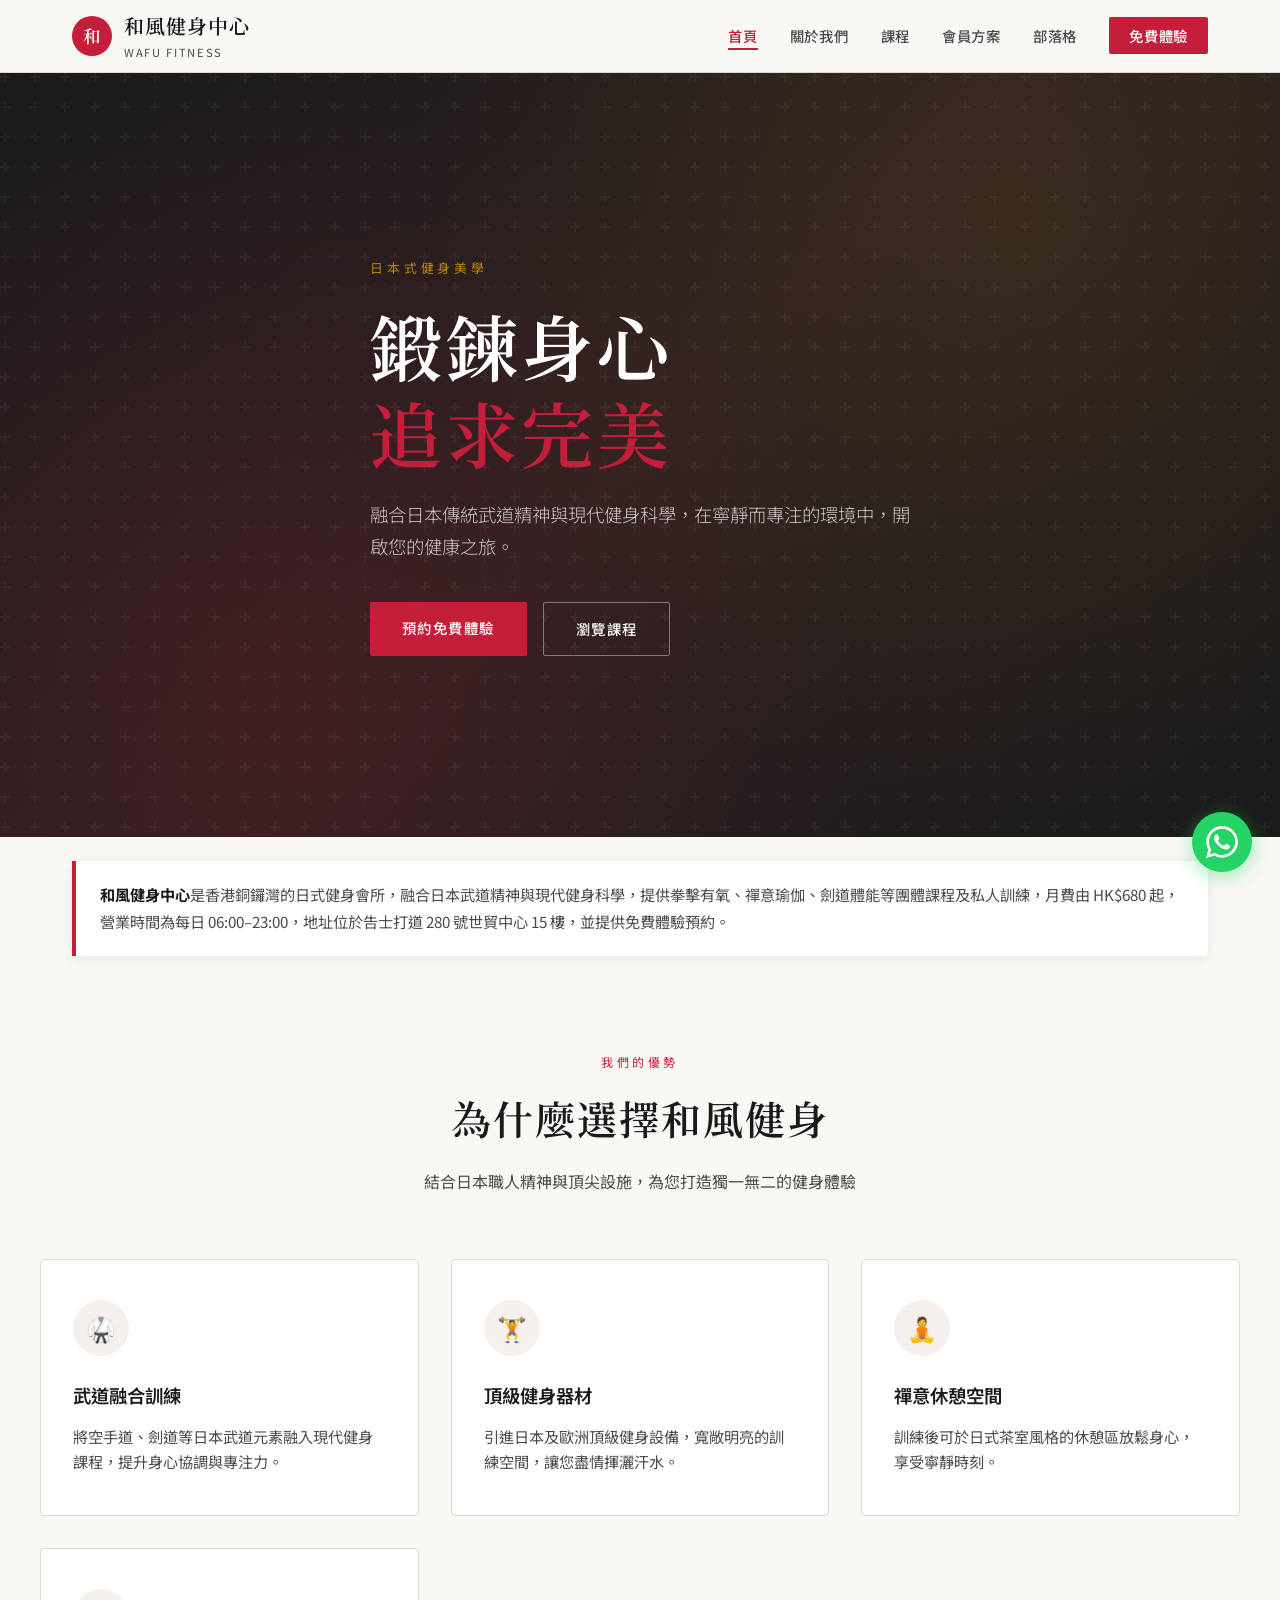
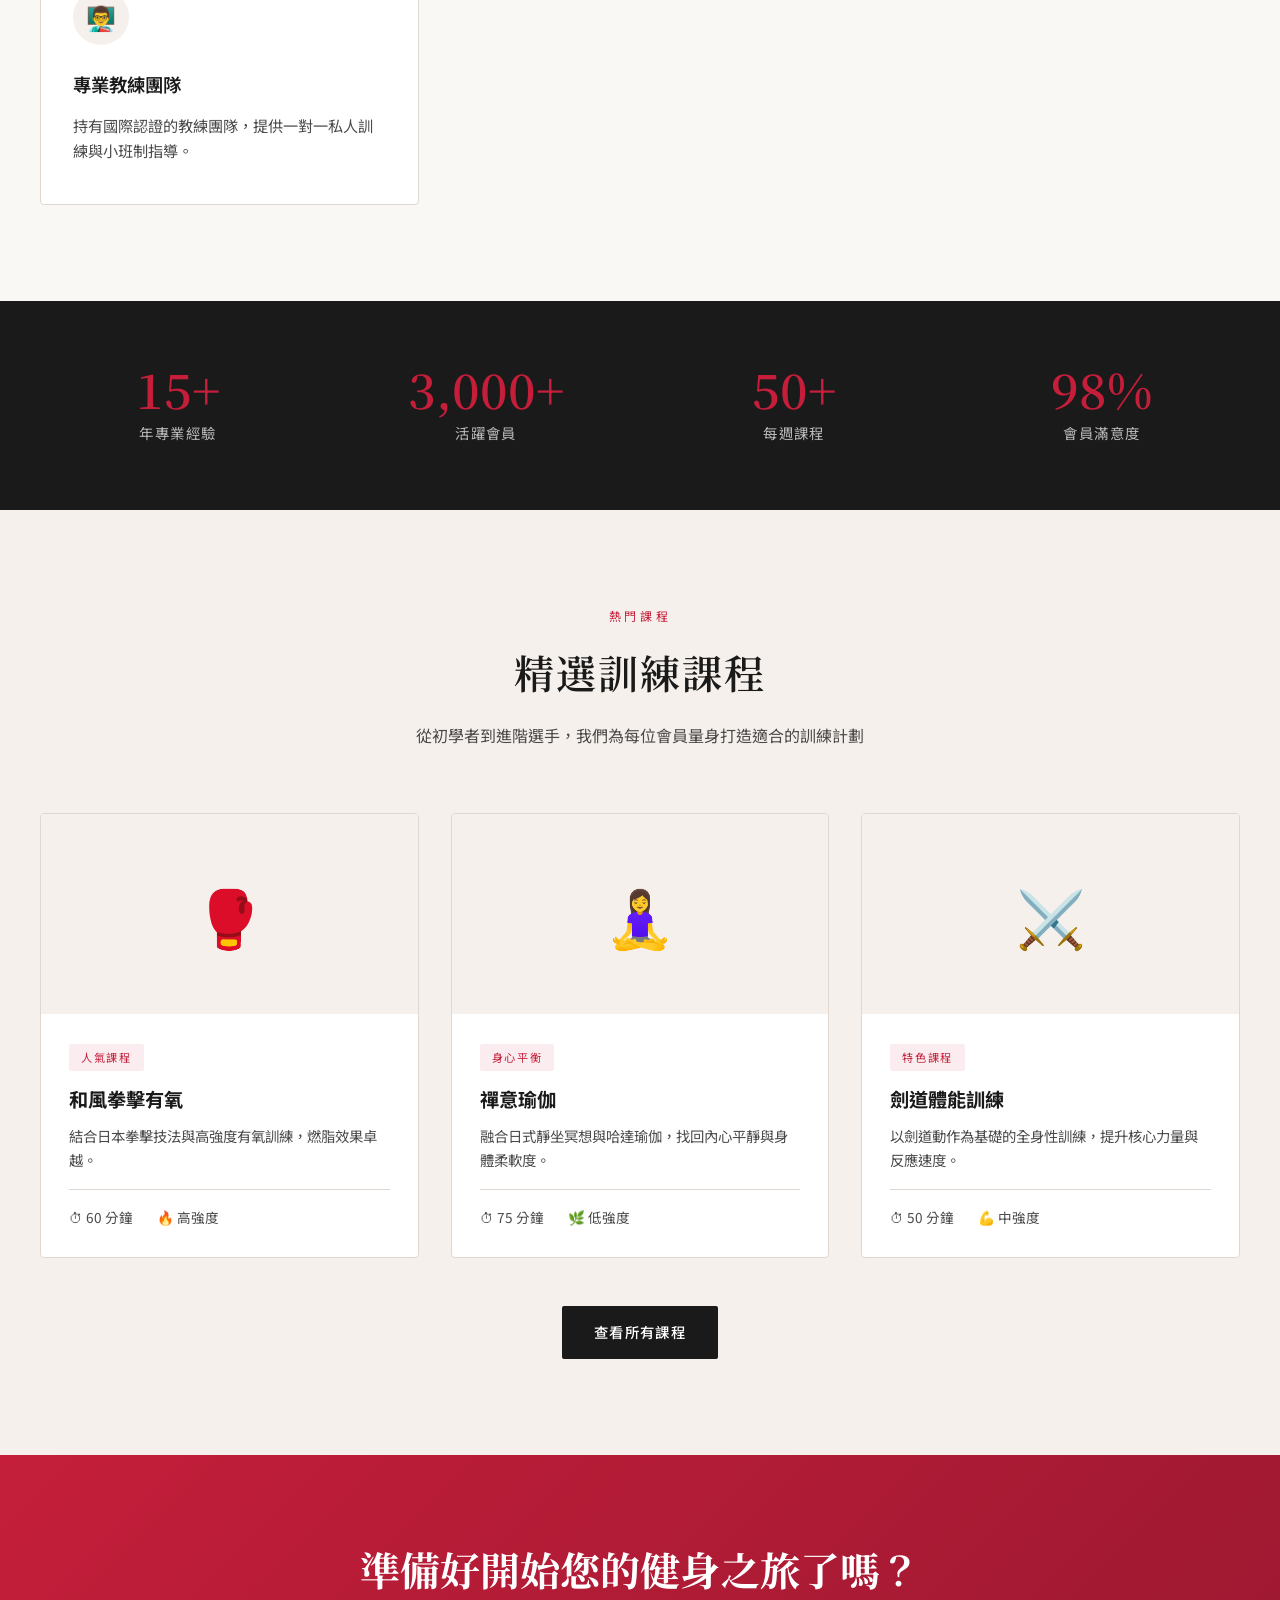
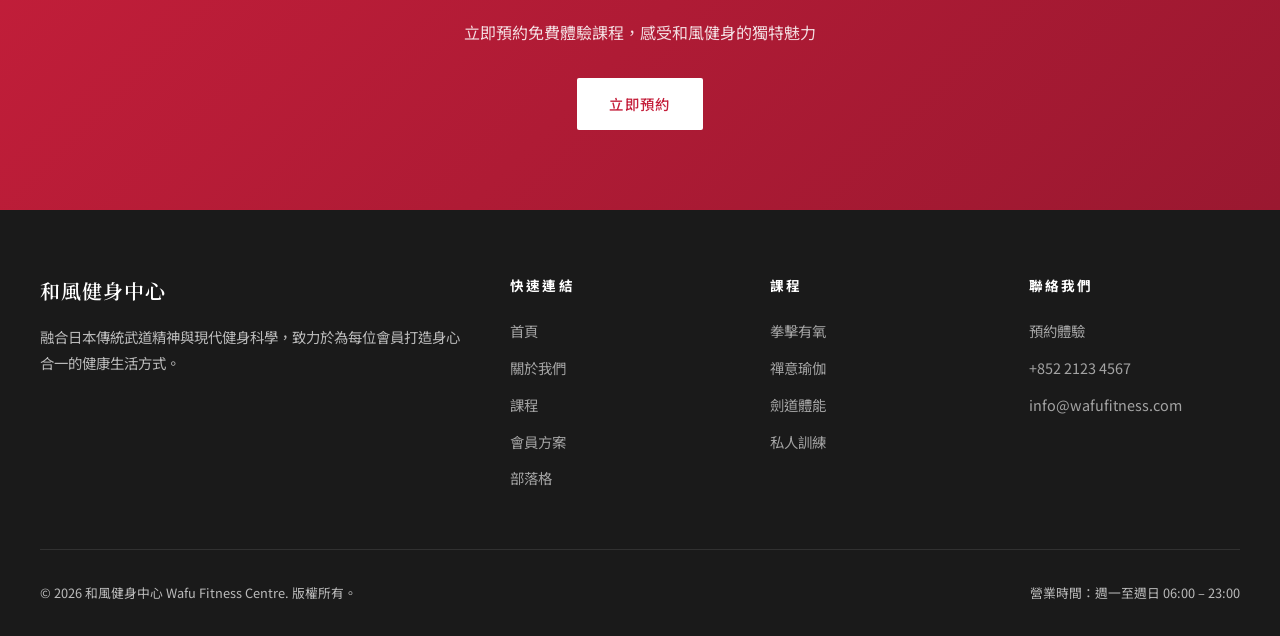
<file: index.html>
<!DOCTYPE html>
<html lang="zh-Hant">
<head>
  <meta charset="UTF-8">
  <meta name="viewport" content="width=device-width, initial-scale=1.0">
  <title>和風健身中心 | 香港銅鑼灣日式健身會所 — 免費體驗</title>
  <meta name="description" content="和風健身中心是香港銅鑼灣的日式健身會所，提供拳擊有氧、禪意瑜伽、劍道體能等課程，月費 HK$680 起，每日 06:00–23:00 營業，歡迎預約免費體驗。">
  <meta name="keywords" content="香港健身中心,銅鑼灣健身,日式健身,瑜伽課程,拳擊有氧,劍道體能,免費體驗">
  <meta name="robots" content="index, follow">
  <link rel="canonical" href="https://www.wafufitness.com/">
  <link rel="alternate" type="text/markdown" href="https://www.wafufitness.com/index.html.md" title="Markdown 版本">
  <link rel="ai-catalog" href="https://www.wafufitness.com/.well-known/ai-catalog.json">
  <meta property="og:type" content="website">
  <meta property="og:locale" content="zh_Hant">
  <meta property="og:site_name" content="和風健身中心">
  <meta property="og:title" content="和風健身中心 | 香港銅鑼灣日式健身會所">
  <meta property="og:description" content="融合日本武道精神與現代健身科學，提供拳擊有氧、禪意瑜伽、劍道體能等課程，月費 HK$680 起。">
  <meta property="og:url" content="https://www.wafufitness.com/">
  <meta name="twitter:card" content="summary_large_image">
  <meta name="twitter:title" content="和風健身中心 | 香港銅鑼灣日式健身會所">
  <meta name="twitter:description" content="融合武道精神與現代健身，月費 HK$680 起，免費體驗預約。">
  <link rel="stylesheet" href="styles.css">
  <script type="application/ld+json">
  {
    "@context": "https://schema.org",
    "@graph": [
      {
        "@type": "WebSite",
        "@id": "https://www.wafufitness.com/#website",
        "name": "和風健身中心",
        "url": "https://www.wafufitness.com/",
        "inLanguage": "zh-Hant",
        "publisher": { "@id": "https://www.wafufitness.com/#organization" }
      },
      {
        "@type": "ExerciseGym",
        "@id": "https://www.wafufitness.com/#organization",
        "name": "和風健身中心",
        "alternateName": "Wafu Fitness Centre",
        "url": "https://www.wafufitness.com/",
        "description": "香港銅鑼灣日式健身會所，融合日本武道精神與現代健身科學。",
        "telephone": "+852-2123-4567",
        "email": "info@wafufitness.com",
        "priceRange": "HK$680–HK$2580",
        "openingHoursSpecification": {
          "@type": "OpeningHoursSpecification",
          "dayOfWeek": ["Monday","Tuesday","Wednesday","Thursday","Friday","Saturday","Sunday"],
          "opens": "06:00",
          "closes": "23:00"
        },
        "address": {
          "@type": "PostalAddress",
          "streetAddress": "告士打道 280 號世貿中心 15 樓",
          "addressLocality": "銅鑼灣",
          "addressRegion": "香港",
          "addressCountry": "HK"
        },
        "geo": {
          "@type": "GeoCoordinates",
          "latitude": 22.2819,
          "longitude": 114.1828
        },
        "sameAs": ["https://wa.me/85222223333"]
      }
    ]
  }
  </script>
</head>
<body>
  <header id="header">
    <nav>
      <a href="index.html" class="logo">
        <div class="logo-icon">和</div>
        <div>
          <span class="logo-text">和風健身中心</span>
          <span class="logo-sub">WAFU FITNESS</span>
        </div>
      </a>
      <ul class="nav-links" id="navLinks">
        <li><a href="index.html" class="active">首頁</a></li>
        <li><a href="about.html">關於我們</a></li>
        <li><a href="classes.html">課程</a></li>
        <li><a href="membership.html">會員方案</a></li>
        <li><a href="blog/index.html">部落格</a></li>
        <li><a href="contact.html" class="nav-cta">免費體驗</a></li>
      </ul>
      <button class="menu-toggle" id="menuToggle" aria-label="開啟選單">
        <span></span>
        <span></span>
        <span></span>
      </button>
    </nav>
  </header>

  <main>
    <section class="hero">
      <div class="hero-pattern"></div>
      <div class="hero-content">
        <span class="hero-tag">日本式健身美學</span>
        <h1>鍛鍊身心<br><span>追求完美</span></h1>
        <p class="hero-desc">融合日本傳統武道精神與現代健身科學，在寧靜而專注的環境中，開啟您的健康之旅。</p>
        <div class="hero-buttons">
          <a href="contact.html" class="btn btn-primary">預約免費體驗</a>
          <a href="classes.html" class="btn btn-outline">瀏覽課程</a>
        </div>
      </div>
    </section>

    <div class="seo-answer" role="note" aria-label="簡介">
      <p><strong>和風健身中心</strong>是香港銅鑼灣的日式健身會所，融合日本武道精神與現代健身科學，提供拳擊有氧、禪意瑜伽、劍道體能等團體課程及私人訓練，月費由 HK$680 起，營業時間為每日 06:00–23:00，地址位於告士打道 280 號世貿中心 15 樓，並提供免費體驗預約。</p>
    </div>

    <section class="section">
      <div class="section-inner">
        <div class="section-header">
          <span class="section-tag">我們的優勢</span>
          <h2>為什麼選擇和風健身</h2>
          <p>結合日本職人精神與頂尖設施，為您打造獨一無二的健身體驗</p>
        </div>
        <div class="features-grid">
          <div class="feature-card">
            <div class="feature-icon">🥋</div>
            <h3>武道融合訓練</h3>
            <p>將空手道、劍道等日本武道元素融入現代健身課程，提升身心協調與專注力。</p>
          </div>
          <div class="feature-card">
            <div class="feature-icon">🏋️</div>
            <h3>頂級健身器材</h3>
            <p>引進日本及歐洲頂級健身設備，寬敞明亮的訓練空間，讓您盡情揮灑汗水。</p>
          </div>
          <div class="feature-card">
            <div class="feature-icon">🧘</div>
            <h3>禪意休憩空間</h3>
            <p>訓練後可於日式茶室風格的休憩區放鬆身心，享受寧靜時刻。</p>
          </div>
          <div class="feature-card">
            <div class="feature-icon">👨‍🏫</div>
            <h3>專業教練團隊</h3>
            <p>持有國際認證的教練團隊，提供一對一私人訓練與小班制指導。</p>
          </div>
        </div>
      </div>
    </section>

    <section class="stats">
      <div class="stats-grid">
        <div>
          <div class="stat-number">15+</div>
          <div class="stat-label">年專業經驗</div>
        </div>
        <div>
          <div class="stat-number">3,000+</div>
          <div class="stat-label">活躍會員</div>
        </div>
        <div>
          <div class="stat-number">50+</div>
          <div class="stat-label">每週課程</div>
        </div>
        <div>
          <div class="stat-number">98%</div>
          <div class="stat-label">會員滿意度</div>
        </div>
      </div>
    </section>

    <section class="section" style="background: var(--paper-warm);">
      <div class="section-inner">
        <div class="section-header">
          <span class="section-tag">熱門課程</span>
          <h2>精選訓練課程</h2>
          <p>從初學者到進階選手，我們為每位會員量身打造適合的訓練計劃</p>
        </div>
        <div class="classes-grid">
          <div class="class-card">
            <div class="class-image">🥊</div>
            <div class="class-body">
              <span class="class-tag">人氣課程</span>
              <h3>和風拳擊有氧</h3>
              <p>結合日本拳擊技法與高強度有氧訓練，燃脂效果卓越。</p>
              <div class="class-meta">
                <span>⏱ 60 分鐘</span>
                <span>🔥 高強度</span>
              </div>
            </div>
          </div>
          <div class="class-card">
            <div class="class-image">🧘‍♀️</div>
            <div class="class-body">
              <span class="class-tag">身心平衡</span>
              <h3>禪意瑜伽</h3>
              <p>融合日式靜坐冥想與哈達瑜伽，找回內心平靜與身體柔軟度。</p>
              <div class="class-meta">
                <span>⏱ 75 分鐘</span>
                <span>🌿 低強度</span>
              </div>
            </div>
          </div>
          <div class="class-card">
            <div class="class-image">⚔️</div>
            <div class="class-body">
              <span class="class-tag">特色課程</span>
              <h3>劍道體能訓練</h3>
              <p>以劍道動作為基礎的全身性訓練，提升核心力量與反應速度。</p>
              <div class="class-meta">
                <span>⏱ 50 分鐘</span>
                <span>💪 中強度</span>
              </div>
            </div>
          </div>
        </div>
        <div style="text-align: center; margin-top: 3rem;">
          <a href="classes.html" class="btn btn-dark">查看所有課程</a>
        </div>
      </div>
    </section>

    <section class="cta-section">
      <h2>準備好開始您的健身之旅了嗎？</h2>
      <p>立即預約免費體驗課程，感受和風健身的獨特魅力</p>
      <a href="contact.html" class="btn">立即預約</a>
    </section>
  </main>

  <footer>
    <div class="footer-inner">
      <div class="footer-grid">
        <div class="footer-brand">
          <span class="logo-text">和風健身中心</span>
          <p>融合日本傳統武道精神與現代健身科學，致力於為每位會員打造身心合一的健康生活方式。</p>
        </div>
        <div class="footer-col">
          <h4>快速連結</h4>
          <ul>
            <li><a href="index.html">首頁</a></li>
            <li><a href="about.html">關於我們</a></li>
            <li><a href="classes.html">課程</a></li>
            <li><a href="membership.html">會員方案</a></li>
            <li><a href="blog/index.html">部落格</a></li>
          </ul>
        </div>
        <div class="footer-col">
          <h4>課程</h4>
          <ul>
            <li><a href="classes.html">拳擊有氧</a></li>
            <li><a href="classes.html">禪意瑜伽</a></li>
            <li><a href="classes.html">劍道體能</a></li>
            <li><a href="classes.html">私人訓練</a></li>
          </ul>
        </div>
        <div class="footer-col">
          <h4>聯絡我們</h4>
          <ul>
            <li><a href="contact.html">預約體驗</a></li>
            <li><a href="tel:+85221234567">+852 2123 4567</a></li>
            <li><a href="mailto:info@wafufitness.com">info@wafufitness.com</a></li>
          </ul>
        </div>
      </div>
      <div class="footer-bottom">
        <span>&copy; 2026 和風健身中心 Wafu Fitness Centre. 版權所有。</span>
        <span>營業時間：週一至週日 06:00 – 23:00</span>
      </div>
    </div>
  </footer>

  <a href="https://wa.me/85222223333" class="whatsapp-float" target="_blank" rel="noopener noreferrer" aria-label="透過 WhatsApp 聯絡我們">
    <span class="whatsapp-float-tooltip">WhatsApp 查詢</span>
    <svg viewBox="0 0 24 24" aria-hidden="true"><path d="M17.472 14.382c-.297-.149-1.758-.867-2.03-.967-.273-.099-.471-.148-.67.15-.197.297-.767.966-.94 1.164-.173.199-.347.223-.644.075-.297-.15-1.255-.463-2.39-1.475-.883-.788-1.48-1.761-1.653-2.059-.173-.297-.018-.458.13-.606.134-.133.298-.347.446-.52.149-.174.198-.298.298-.497.099-.198.05-.371-.025-.52-.075-.149-.669-1.612-.916-2.207-.242-.579-.487-.5-.669-.51-.173-.008-.371-.01-.57-.01-.198 0-.52.074-.792.372-.272.297-1.04 1.016-1.04 2.479 0 1.462 1.065 2.875 1.213 3.074.149.198 2.096 3.2 5.077 4.487.709.306 1.262.489 1.694.625.712.227 1.36.195 1.871.118.571-.085 1.758-.719 2.006-1.413.248-.694.248-1.289.173-1.413-.074-.124-.272-.198-.57-.347m-5.421 7.403h-.004a9.87 9.87 0 01-5.031-1.378l-.361-.214-3.741.982.998-3.648-.235-.374a9.86 9.86 0 01-1.51-5.26c.001-5.45 4.436-9.884 9.888-9.884 2.64 0 5.122 1.03 6.988 2.898a9.825 9.825 0 012.893 6.994c-.003 5.45-4.435 9.884-9.881 9.884m8.413-18.297A11.815 11.815 0 0012.05 0C5.495 0 .16 5.335.157 11.892c0 2.096.547 4.142 1.588 5.945L.057 24l6.305-1.654a11.882 11.882 0 005.683 1.448h.005c6.554 0 11.89-5.335 11.893-11.893a11.821 11.821 0 00-3.48-8.413z"/></svg>
  </a>

  <script>
    const header = document.getElementById('header');
    const menuToggle = document.getElementById('menuToggle');
    const navLinks = document.getElementById('navLinks');

    window.addEventListener('scroll', () => {
      header.classList.toggle('scrolled', window.scrollY > 50);
    });

    menuToggle.addEventListener('click', () => {
      navLinks.classList.toggle('open');
    });
  </script>
</body>
</html>
</file>
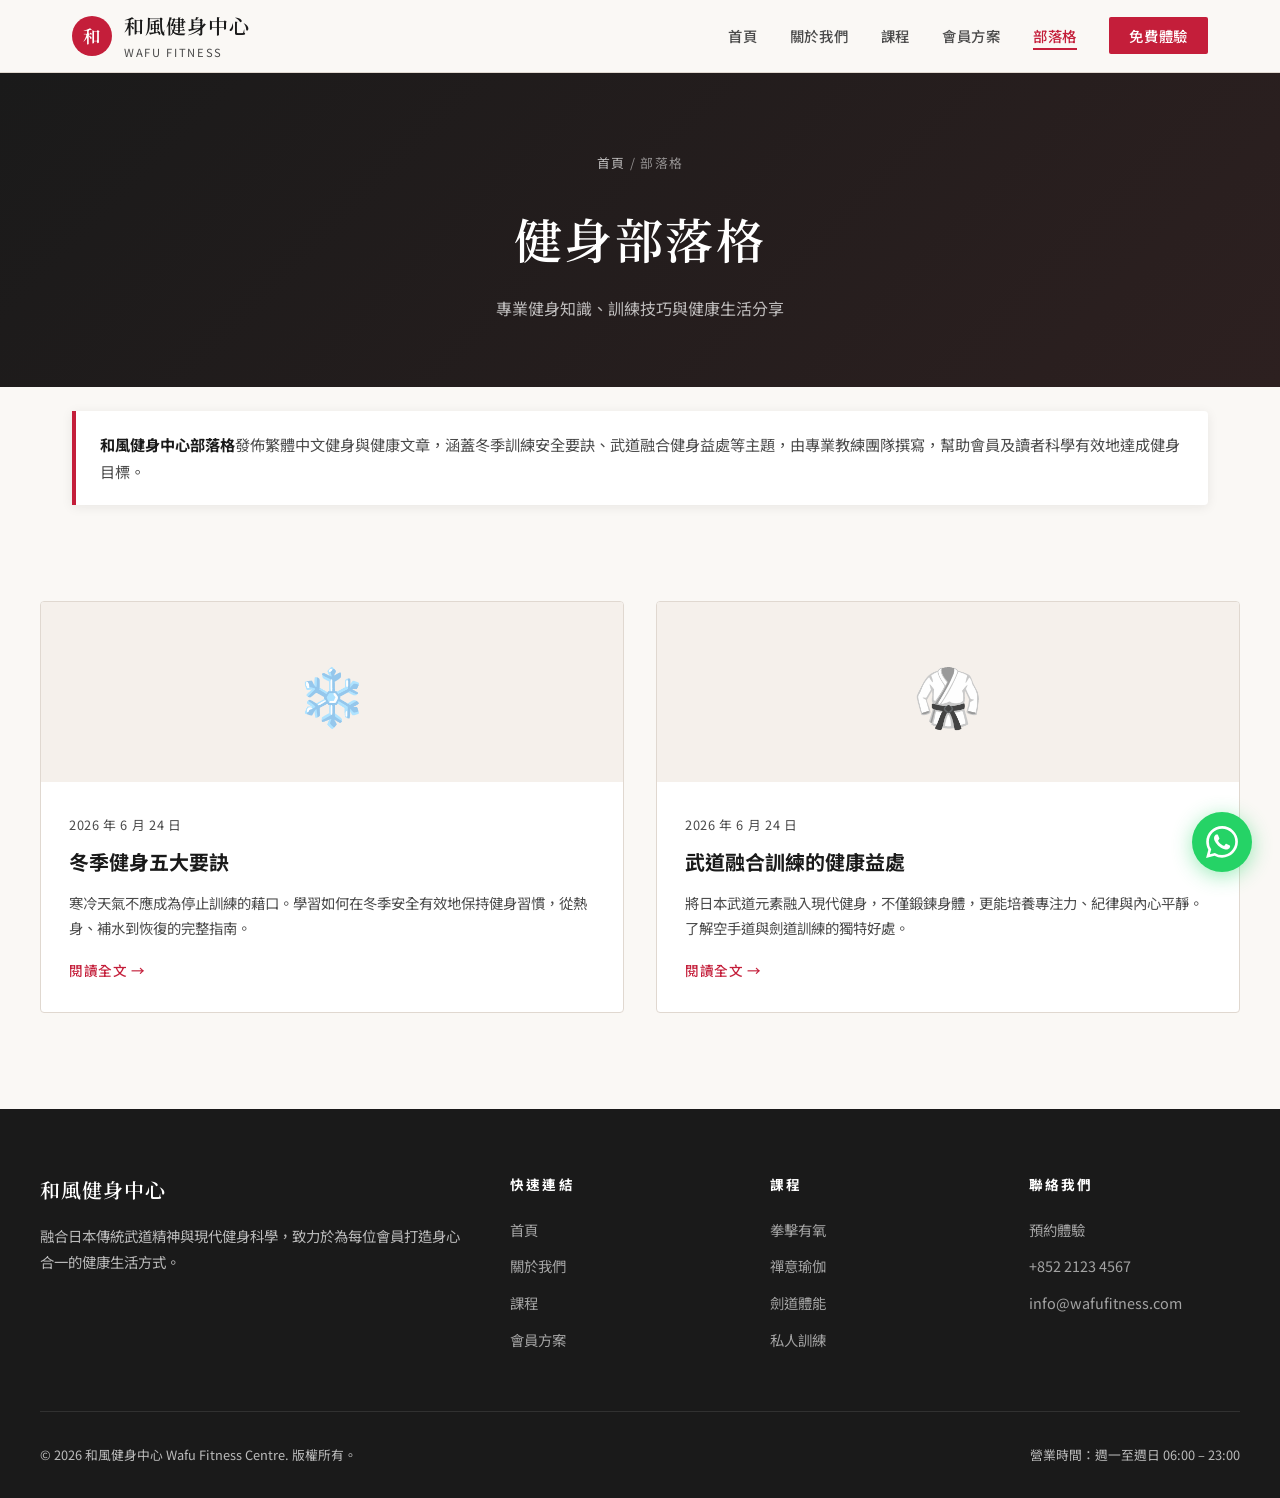
<file: blog/index.html>
<!DOCTYPE html>
<html lang="zh-Hant">
<head>
  <meta charset="UTF-8">
  <meta name="viewport" content="width=device-width, initial-scale=1.0">
  <title>健身部落格 | 和風健身中心</title>
  <meta name="description" content="和風健身中心部落格，分享冬季健身要訣、武道融合訓練益處等健康與運動專業文章。">
  <meta name="robots" content="index, follow">
  <link rel="canonical" href="https://www.wafufitness.com/blog/">
  <link rel="alternate" type="text/markdown" href="https://www.wafufitness.com/blog/index.html.md" title="Markdown 版本">
  <link rel="ai-catalog" href="https://www.wafufitness.com/.well-known/ai-catalog.json">
  <meta property="og:type" content="website">
  <meta property="og:locale" content="zh_Hant">
  <meta property="og:site_name" content="和風健身中心">
  <meta property="og:title" content="健身部落格 | 和風健身中心">
  <meta property="og:description" content="和風健身中心部落格，分享健身與健康專業文章。">
  <meta property="og:url" content="https://www.wafufitness.com/blog/">
  <meta name="twitter:card" content="summary">
  <link rel="stylesheet" href="../styles.css">
  <script type="application/ld+json">
  {
    "@context": "https://schema.org",
    "@graph": [
      {
        "@type": "Blog",
        "@id": "https://www.wafufitness.com/blog/#blog",
        "name": "和風健身中心部落格",
        "description": "健身、武道與健康生活專業文章",
        "url": "https://www.wafufitness.com/blog/",
        "publisher": { "@id": "https://www.wafufitness.com/#organization" },
        "blogPost": [
          { "@id": "https://www.wafufitness.com/blog/winter-training-tips.html#article" },
          { "@id": "https://www.wafufitness.com/blog/martial-arts-fitness-benefits.html#article" }
        ]
      },
      {
        "@type": "ExerciseGym",
        "@id": "https://www.wafufitness.com/#organization",
        "name": "和風健身中心",
        "url": "https://www.wafufitness.com/"
      },
      {
        "@type": "BreadcrumbList",
        "itemListElement": [
          { "@type": "ListItem", "position": 1, "name": "首頁", "item": "https://www.wafufitness.com/" },
          { "@type": "ListItem", "position": 2, "name": "部落格", "item": "https://www.wafufitness.com/blog/" }
        ]
      }
    ]
  }
  </script>
</head>
<body>
  <header id="header">
    <nav>
      <a href="../index.html" class="logo">
        <div class="logo-icon">和</div>
        <div>
          <span class="logo-text">和風健身中心</span>
          <span class="logo-sub">WAFU FITNESS</span>
        </div>
      </a>
      <ul class="nav-links" id="navLinks">
        <li><a href="../index.html">首頁</a></li>
        <li><a href="../about.html">關於我們</a></li>
        <li><a href="../classes.html">課程</a></li>
        <li><a href="../membership.html">會員方案</a></li>
        <li><a href="index.html" class="active">部落格</a></li>
        <li><a href="../contact.html" class="nav-cta">免費體驗</a></li>
      </ul>
      <button class="menu-toggle" id="menuToggle" aria-label="開啟選單">
        <span></span><span></span><span></span>
      </button>
    </nav>
  </header>

  <main>
    <section class="page-hero">
      <div class="breadcrumb"><a href="../index.html">首頁</a> / 部落格</div>
      <h1>健身部落格</h1>
      <p>專業健身知識、訓練技巧與健康生活分享</p>
    </section>

    <div class="seo-answer" role="note" aria-label="簡介">
      <p><strong>和風健身中心部落格</strong>發佈繁體中文健身與健康文章，涵蓋冬季訓練安全要訣、武道融合健身益處等主題，由專業教練團隊撰寫，幫助會員及讀者科學有效地達成健身目標。</p>
    </div>

    <section class="section">
      <div class="section-inner">
        <div class="blog-grid">
          <article class="blog-card">
            <div class="blog-card-image">❄️</div>
            <div class="blog-card-body">
              <time class="blog-date" datetime="2026-06-24">2026 年 6 月 24 日</time>
              <h2><a href="winter-training-tips.html">冬季健身五大要訣</a></h2>
              <p>寒冷天氣不應成為停止訓練的藉口。學習如何在冬季安全有效地保持健身習慣，從熱身、補水到恢復的完整指南。</p>
              <a href="winter-training-tips.html" class="blog-read-more">閱讀全文 →</a>
            </div>
          </article>
          <article class="blog-card">
            <div class="blog-card-image">🥋</div>
            <div class="blog-card-body">
              <time class="blog-date" datetime="2026-06-24">2026 年 6 月 24 日</time>
              <h2><a href="martial-arts-fitness-benefits.html">武道融合訓練的健康益處</a></h2>
              <p>將日本武道元素融入現代健身，不僅鍛鍊身體，更能培養專注力、紀律與內心平靜。了解空手道與劍道訓練的獨特好處。</p>
              <a href="martial-arts-fitness-benefits.html" class="blog-read-more">閱讀全文 →</a>
            </div>
          </article>
        </div>
      </div>
    </section>
  </main>

  <footer>
    <div class="footer-inner">
      <div class="footer-grid">
        <div class="footer-brand">
          <span class="logo-text">和風健身中心</span>
          <p>融合日本傳統武道精神與現代健身科學，致力於為每位會員打造身心合一的健康生活方式。</p>
        </div>
        <div class="footer-col">
          <h4>快速連結</h4>
          <ul>
            <li><a href="../index.html">首頁</a></li>
            <li><a href="../about.html">關於我們</a></li>
            <li><a href="../classes.html">課程</a></li>
            <li><a href="../membership.html">會員方案</a></li>
          </ul>
        </div>
        <div class="footer-col">
          <h4>課程</h4>
          <ul>
            <li><a href="../classes.html">拳擊有氧</a></li>
            <li><a href="../classes.html">禪意瑜伽</a></li>
            <li><a href="../classes.html">劍道體能</a></li>
            <li><a href="../classes.html">私人訓練</a></li>
          </ul>
        </div>
        <div class="footer-col">
          <h4>聯絡我們</h4>
          <ul>
            <li><a href="../contact.html">預約體驗</a></li>
            <li><a href="tel:+85221234567">+852 2123 4567</a></li>
            <li><a href="mailto:info@wafufitness.com">info@wafufitness.com</a></li>
          </ul>
        </div>
      </div>
      <div class="footer-bottom">
        <span>&copy; 2026 和風健身中心 Wafu Fitness Centre. 版權所有。</span>
        <span>營業時間：週一至週日 06:00 – 23:00</span>
      </div>
    </div>
  </footer>

  <a href="https://wa.me/85222223333" class="whatsapp-float" target="_blank" rel="noopener noreferrer" aria-label="透過 WhatsApp 聯絡我們">
    <span class="whatsapp-float-tooltip">WhatsApp 查詢</span>
    <svg viewBox="0 0 24 24" aria-hidden="true"><path d="M17.472 14.382c-.297-.149-1.758-.867-2.03-.967-.273-.099-.471-.148-.67.15-.197.297-.767.966-.94 1.164-.173.199-.347.223-.644.075-.297-.15-1.255-.463-2.39-1.475-.883-.788-1.48-1.761-1.653-2.059-.173-.297-.018-.458.13-.606.134-.133.298-.347.446-.52.149-.174.198-.298.298-.497.099-.198.05-.371-.025-.52-.075-.149-.669-1.612-.916-2.207-.242-.579-.487-.5-.669-.51-.173-.008-.371-.01-.57-.01-.198 0-.52.074-.792.372-.272.297-1.04 1.016-1.04 2.479 0 1.462 1.065 2.875 1.213 3.074.149.198 2.096 3.2 5.077 4.487.709.306 1.262.489 1.694.625.712.227 1.36.195 1.871.118.571-.085 1.758-.719 2.006-1.413.248-.694.248-1.289.173-1.413-.074-.124-.272-.198-.57-.347m-5.421 7.403h-.004a9.87 9.87 0 01-5.031-1.378l-.361-.214-3.741.982.998-3.648-.235-.374a9.86 9.86 0 01-1.51-5.26c.001-5.45 4.436-9.884 9.888-9.884 2.64 0 5.122 1.03 6.988 2.898a9.825 9.825 0 012.893 6.994c-.003 5.45-4.435 9.884-9.881 9.884m8.413-18.297A11.815 11.815 0 0012.05 0C5.495 0 .16 5.335.157 11.892c0 2.096.547 4.142 1.588 5.945L.057 24l6.305-1.654a11.882 11.882 0 005.683 1.448h.005c6.554 0 11.89-5.335 11.893-11.893a11.821 11.821 0 00-3.48-8.413z"/></svg>
  </a>

  <script>
    const header = document.getElementById('header');
    const menuToggle = document.getElementById('menuToggle');
    const navLinks = document.getElementById('navLinks');
    window.addEventListener('scroll', () => header.classList.toggle('scrolled', window.scrollY > 50));
    menuToggle.addEventListener('click', () => navLinks.classList.toggle('open'));
  </script>
</body>
</html>
</file>
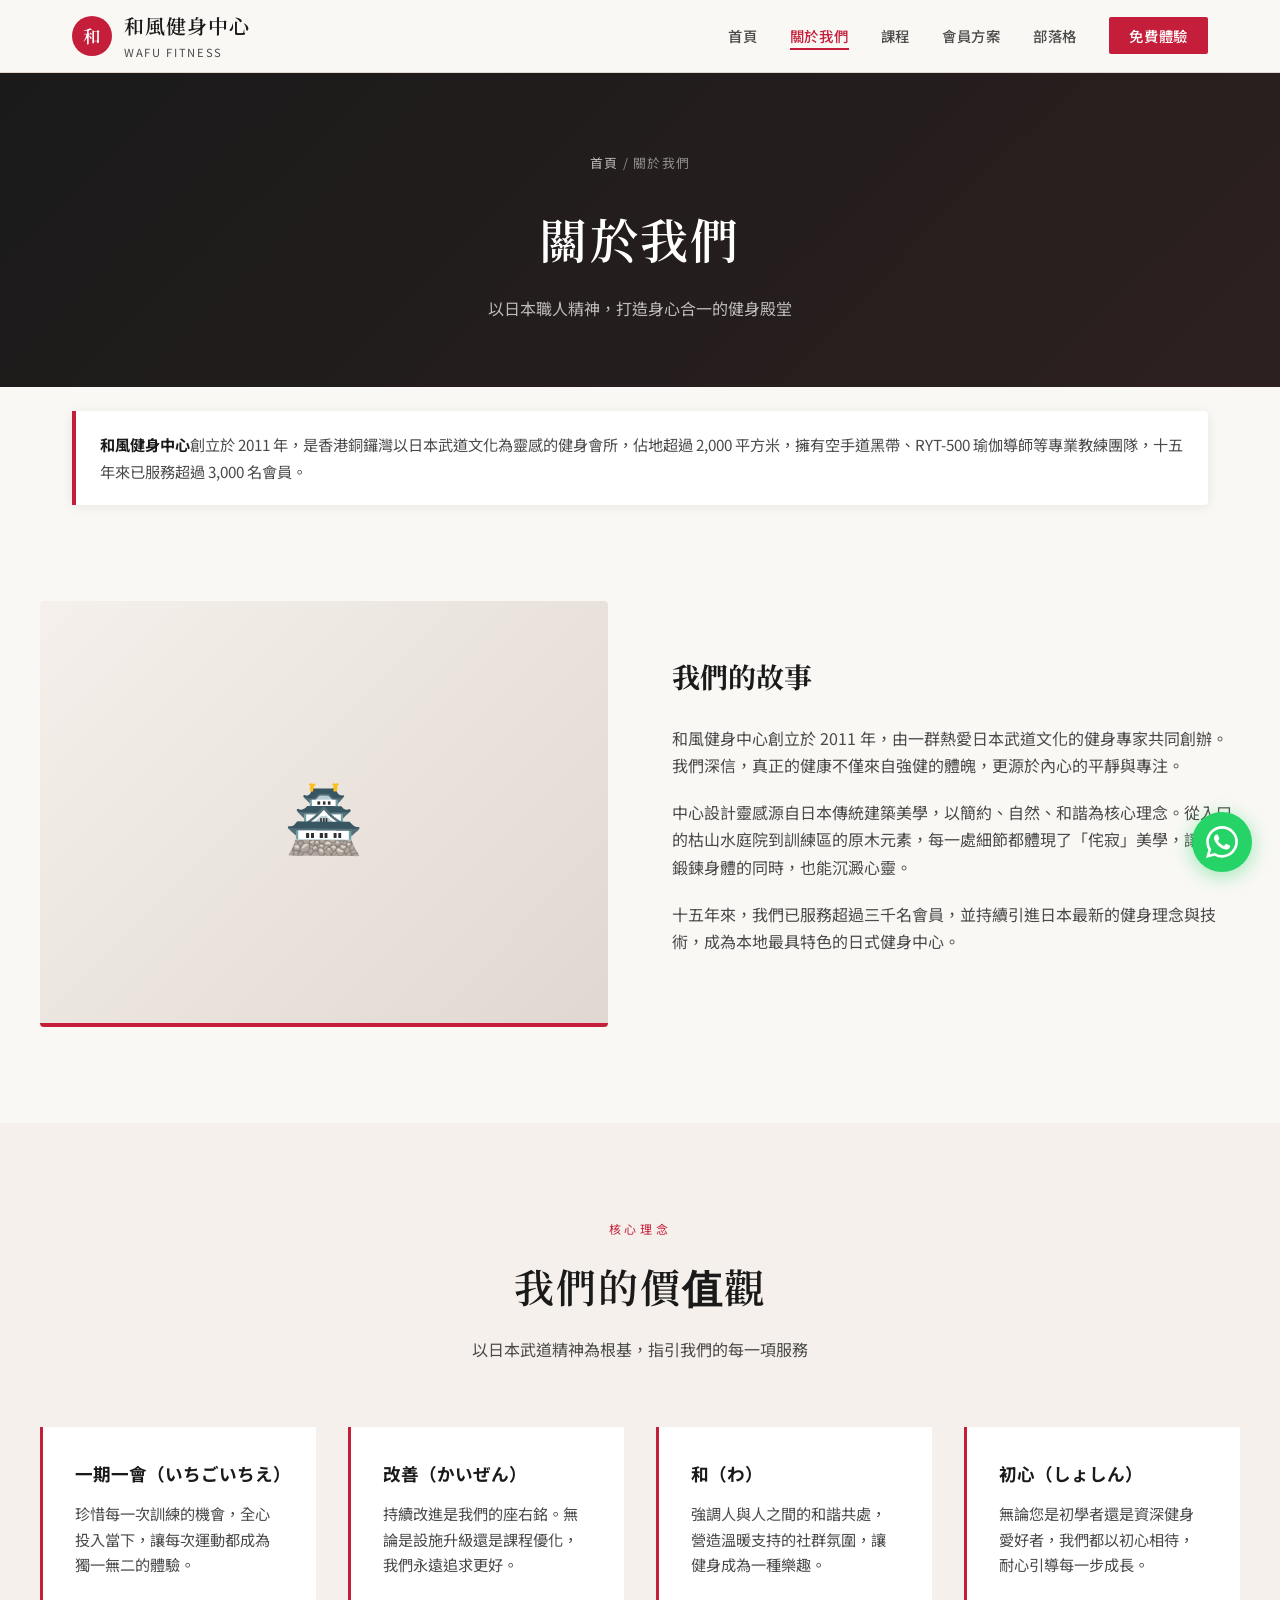
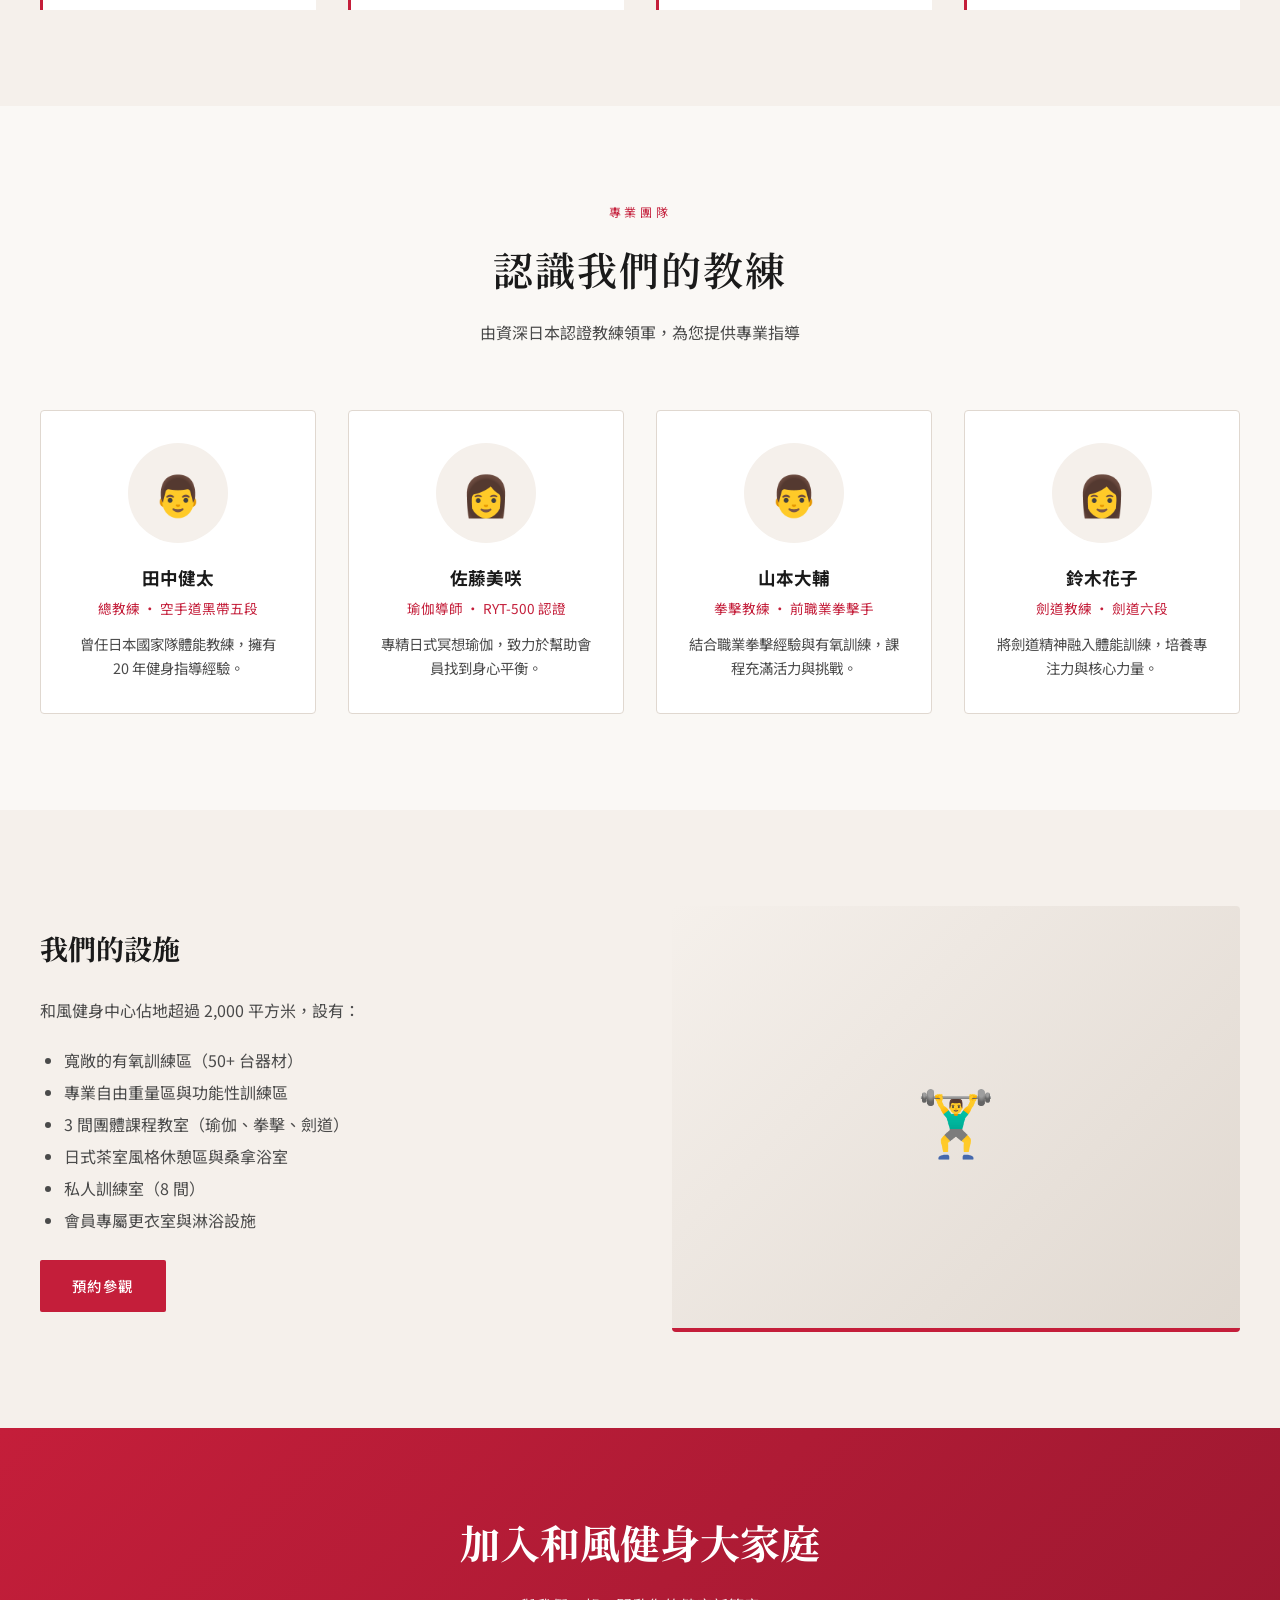
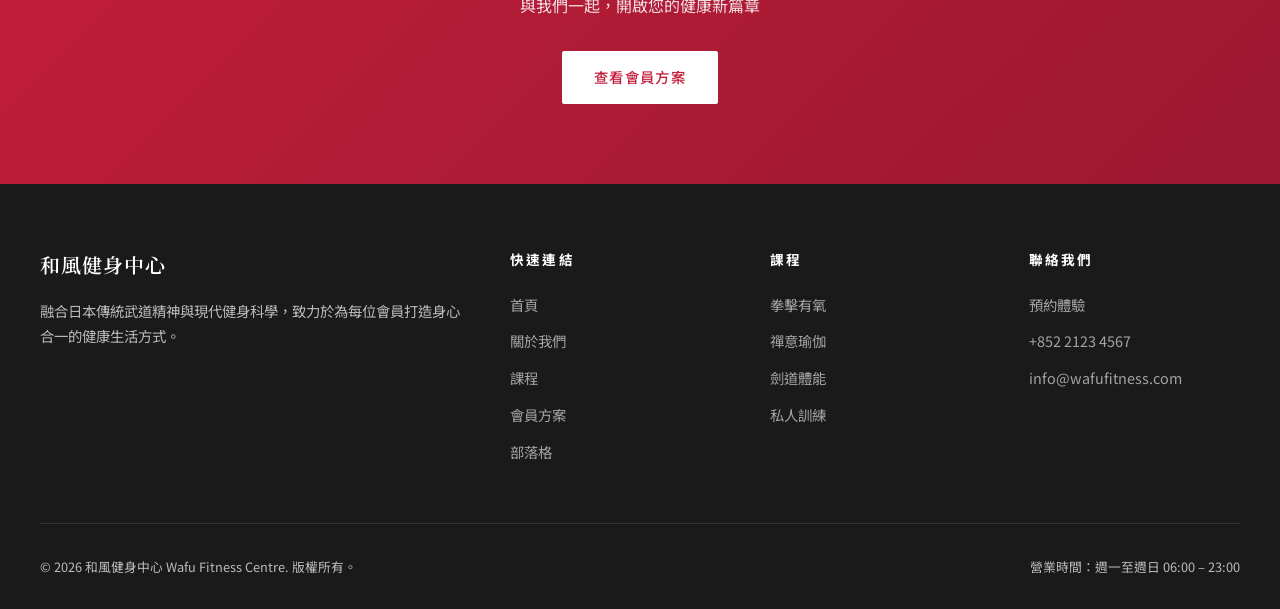
<file: about.html>
<!DOCTYPE html>
<html lang="zh-Hant">
<head>
  <meta charset="UTF-8">
  <meta name="viewport" content="width=device-width, initial-scale=1.0">
  <title>關於我們 | 和風健身中心 — 香港日式健身會所</title>
  <meta name="description" content="了解和風健身中心的品牌故事、日本武道核心理念、專業教練團隊及 2,000 平方米訓練設施。創立於 2011 年，服務超過 3,000 名會員。">
  <meta name="robots" content="index, follow">
  <link rel="canonical" href="https://www.wafufitness.com/about.html">
  <link rel="alternate" type="text/markdown" href="https://www.wafufitness.com/about.html.md" title="Markdown 版本">
  <link rel="ai-catalog" href="https://www.wafufitness.com/.well-known/ai-catalog.json">
  <meta property="og:type" content="website">
  <meta property="og:locale" content="zh_Hant">
  <meta property="og:title" content="關於我們 | 和風健身中心">
  <meta property="og:description" content="以日本職人精神打造身心合一的健身殿堂，15 年專業經驗。">
  <meta property="og:url" content="https://www.wafufitness.com/about.html">
  <link rel="stylesheet" href="styles.css">
  <script type="application/ld+json">
  {
    "@context": "https://schema.org",
    "@graph": [
      {
        "@type": "AboutPage",
        "@id": "https://www.wafufitness.com/about.html#webpage",
        "name": "關於我們",
        "url": "https://www.wafufitness.com/about.html",
        "isPartOf": { "@id": "https://www.wafufitness.com/#website" },
        "about": { "@id": "https://www.wafufitness.com/#organization" },
        "inLanguage": "zh-Hant"
      },
      {
        "@type": "ExerciseGym",
        "@id": "https://www.wafufitness.com/#organization",
        "name": "和風健身中心",
        "foundingDate": "2011",
        "url": "https://www.wafufitness.com/"
      },
      {
        "@type": "BreadcrumbList",
        "itemListElement": [
          { "@type": "ListItem", "position": 1, "name": "首頁", "item": "https://www.wafufitness.com/" },
          { "@type": "ListItem", "position": 2, "name": "關於我們" }
        ]
      }
    ]
  }
  </script>
</head>
<body>
  <header id="header">
    <nav>
      <a href="index.html" class="logo">
        <div class="logo-icon">和</div>
        <div>
          <span class="logo-text">和風健身中心</span>
          <span class="logo-sub">WAFU FITNESS</span>
        </div>
      </a>
      <ul class="nav-links" id="navLinks">
        <li><a href="index.html">首頁</a></li>
        <li><a href="about.html" class="active">關於我們</a></li>
        <li><a href="classes.html">課程</a></li>
        <li><a href="membership.html">會員方案</a></li>
        <li><a href="blog/index.html">部落格</a></li>
        <li><a href="contact.html" class="nav-cta">免費體驗</a></li>
      </ul>
      <button class="menu-toggle" id="menuToggle" aria-label="開啟選單">
        <span></span>
        <span></span>
        <span></span>
      </button>
    </nav>
  </header>

  <main>
    <section class="page-hero">
      <div class="breadcrumb"><a href="index.html">首頁</a> / 關於我們</div>
      <h1>關於我們</h1>
      <p>以日本職人精神，打造身心合一的健身殿堂</p>
    </section>

    <div class="seo-answer" role="note" aria-label="簡介">
      <p><strong>和風健身中心</strong>創立於 2011 年，是香港銅鑼灣以日本武道文化為靈感的健身會所，佔地超過 2,000 平方米，擁有空手道黑帶、RYT-500 瑜伽導師等專業教練團隊，十五年來已服務超過 3,000 名會員。</p>
    </div>

    <section class="section">
      <div class="section-inner">
        <div class="about-grid">
          <div class="about-image">🏯</div>
          <div class="about-text">
            <h3>我們的故事</h3>
            <p>和風健身中心創立於 2011 年，由一群熱愛日本武道文化的健身專家共同創辦。我們深信，真正的健康不僅來自強健的體魄，更源於內心的平靜與專注。</p>
            <p>中心設計靈感源自日本傳統建築美學，以簡約、自然、和諧為核心理念。從入口的枯山水庭院到訓練區的原木元素，每一處細節都體現了「侘寂」美學，讓您在鍛鍊身體的同時，也能沉澱心靈。</p>
            <p>十五年來，我們已服務超過三千名會員，並持續引進日本最新的健身理念與技術，成為本地最具特色的日式健身中心。</p>
          </div>
        </div>
      </div>
    </section>

    <section class="section" style="background: var(--paper-warm);">
      <div class="section-inner">
        <div class="section-header">
          <span class="section-tag">核心理念</span>
          <h2>我們的價值觀</h2>
          <p>以日本武道精神為根基，指引我們的每一項服務</p>
        </div>
        <div class="values-grid">
          <div class="value-item">
            <h4>一期一會（いちごいちえ）</h4>
            <p>珍惜每一次訓練的機會，全心投入當下，讓每次運動都成為獨一無二的體驗。</p>
          </div>
          <div class="value-item">
            <h4>改善（かいぜん）</h4>
            <p>持續改進是我們的座右銘。無論是設施升級還是課程優化，我們永遠追求更好。</p>
          </div>
          <div class="value-item">
            <h4>和（わ）</h4>
            <p>強調人與人之間的和諧共處，營造溫暖支持的社群氛圍，讓健身成為一種樂趣。</p>
          </div>
          <div class="value-item">
            <h4>初心（しょしん）</h4>
            <p>無論您是初學者還是資深健身愛好者，我們都以初心相待，耐心引導每一步成長。</p>
          </div>
        </div>
      </div>
    </section>

    <section class="section">
      <div class="section-inner">
        <div class="section-header">
          <span class="section-tag">專業團隊</span>
          <h2>認識我們的教練</h2>
          <p>由資深日本認證教練領軍，為您提供專業指導</p>
        </div>
        <div class="team-grid">
          <div class="team-card">
            <div class="team-avatar">👨</div>
            <h4>田中健太</h4>
            <div class="team-role">總教練 · 空手道黑帶五段</div>
            <p>曾任日本國家隊體能教練，擁有 20 年健身指導經驗。</p>
          </div>
          <div class="team-card">
            <div class="team-avatar">👩</div>
            <h4>佐藤美咲</h4>
            <div class="team-role">瑜伽導師 · RYT-500 認證</div>
            <p>專精日式冥想瑜伽，致力於幫助會員找到身心平衡。</p>
          </div>
          <div class="team-card">
            <div class="team-avatar">👨</div>
            <h4>山本大輔</h4>
            <div class="team-role">拳擊教練 · 前職業拳擊手</div>
            <p>結合職業拳擊經驗與有氧訓練，課程充滿活力與挑戰。</p>
          </div>
          <div class="team-card">
            <div class="team-avatar">👩</div>
            <h4>鈴木花子</h4>
            <div class="team-role">劍道教練 · 劍道六段</div>
            <p>將劍道精神融入體能訓練，培養專注力與核心力量。</p>
          </div>
        </div>
      </div>
    </section>

    <section class="section" style="background: var(--paper-warm);">
      <div class="section-inner">
        <div class="about-grid">
          <div class="about-text">
            <h3>我們的設施</h3>
            <p>和風健身中心佔地超過 2,000 平方米，設有：</p>
            <ul style="color: var(--ink-light); margin: 1rem 0 1.5rem 1.5rem; line-height: 2;">
              <li>寬敞的有氧訓練區（50+ 台器材）</li>
              <li>專業自由重量區與功能性訓練區</li>
              <li>3 間團體課程教室（瑜伽、拳擊、劍道）</li>
              <li>日式茶室風格休憩區與桑拿浴室</li>
              <li>私人訓練室（8 間）</li>
              <li>會員專屬更衣室與淋浴設施</li>
            </ul>
            <a href="contact.html" class="btn btn-primary">預約參觀</a>
          </div>
          <div class="about-image">🏋️‍♂️</div>
        </div>
      </div>
    </section>

    <section class="cta-section">
      <h2>加入和風健身大家庭</h2>
      <p>與我們一起，開啟您的健康新篇章</p>
      <a href="membership.html" class="btn">查看會員方案</a>
    </section>
  </main>

  <footer>
    <div class="footer-inner">
      <div class="footer-grid">
        <div class="footer-brand">
          <span class="logo-text">和風健身中心</span>
          <p>融合日本傳統武道精神與現代健身科學，致力於為每位會員打造身心合一的健康生活方式。</p>
        </div>
        <div class="footer-col">
          <h4>快速連結</h4>
          <ul>
            <li><a href="index.html">首頁</a></li>
            <li><a href="about.html">關於我們</a></li>
            <li><a href="classes.html">課程</a></li>
            <li><a href="membership.html">會員方案</a></li>
            <li><a href="blog/index.html">部落格</a></li>
          </ul>
        </div>
        <div class="footer-col">
          <h4>課程</h4>
          <ul>
            <li><a href="classes.html">拳擊有氧</a></li>
            <li><a href="classes.html">禪意瑜伽</a></li>
            <li><a href="classes.html">劍道體能</a></li>
            <li><a href="classes.html">私人訓練</a></li>
          </ul>
        </div>
        <div class="footer-col">
          <h4>聯絡我們</h4>
          <ul>
            <li><a href="contact.html">預約體驗</a></li>
            <li><a href="tel:+85221234567">+852 2123 4567</a></li>
            <li><a href="mailto:info@wafufitness.com">info@wafufitness.com</a></li>
          </ul>
        </div>
      </div>
      <div class="footer-bottom">
        <span>&copy; 2026 和風健身中心 Wafu Fitness Centre. 版權所有。</span>
        <span>營業時間：週一至週日 06:00 – 23:00</span>
      </div>
    </div>
  </footer>

  <a href="https://wa.me/85222223333" class="whatsapp-float" target="_blank" rel="noopener noreferrer" aria-label="透過 WhatsApp 聯絡我們">
    <span class="whatsapp-float-tooltip">WhatsApp 查詢</span>
    <svg viewBox="0 0 24 24" aria-hidden="true"><path d="M17.472 14.382c-.297-.149-1.758-.867-2.03-.967-.273-.099-.471-.148-.67.15-.197.297-.767.966-.94 1.164-.173.199-.347.223-.644.075-.297-.15-1.255-.463-2.39-1.475-.883-.788-1.48-1.761-1.653-2.059-.173-.297-.018-.458.13-.606.134-.133.298-.347.446-.52.149-.174.198-.298.298-.497.099-.198.05-.371-.025-.52-.075-.149-.669-1.612-.916-2.207-.242-.579-.487-.5-.669-.51-.173-.008-.371-.01-.57-.01-.198 0-.52.074-.792.372-.272.297-1.04 1.016-1.04 2.479 0 1.462 1.065 2.875 1.213 3.074.149.198 2.096 3.2 5.077 4.487.709.306 1.262.489 1.694.625.712.227 1.36.195 1.871.118.571-.085 1.758-.719 2.006-1.413.248-.694.248-1.289.173-1.413-.074-.124-.272-.198-.57-.347m-5.421 7.403h-.004a9.87 9.87 0 01-5.031-1.378l-.361-.214-3.741.982.998-3.648-.235-.374a9.86 9.86 0 01-1.51-5.26c.001-5.45 4.436-9.884 9.888-9.884 2.64 0 5.122 1.03 6.988 2.898a9.825 9.825 0 012.893 6.994c-.003 5.45-4.435 9.884-9.881 9.884m8.413-18.297A11.815 11.815 0 0012.05 0C5.495 0 .16 5.335.157 11.892c0 2.096.547 4.142 1.588 5.945L.057 24l6.305-1.654a11.882 11.882 0 005.683 1.448h.005c6.554 0 11.89-5.335 11.893-11.893a11.821 11.821 0 00-3.48-8.413z"/></svg>
  </a>

  <script>
    const header = document.getElementById('header');
    const menuToggle = document.getElementById('menuToggle');
    const navLinks = document.getElementById('navLinks');

    window.addEventListener('scroll', () => {
      header.classList.toggle('scrolled', window.scrollY > 50);
    });

    menuToggle.addEventListener('click', () => {
      navLinks.classList.toggle('open');
    });
  </script>
</body>
</html>
</file>
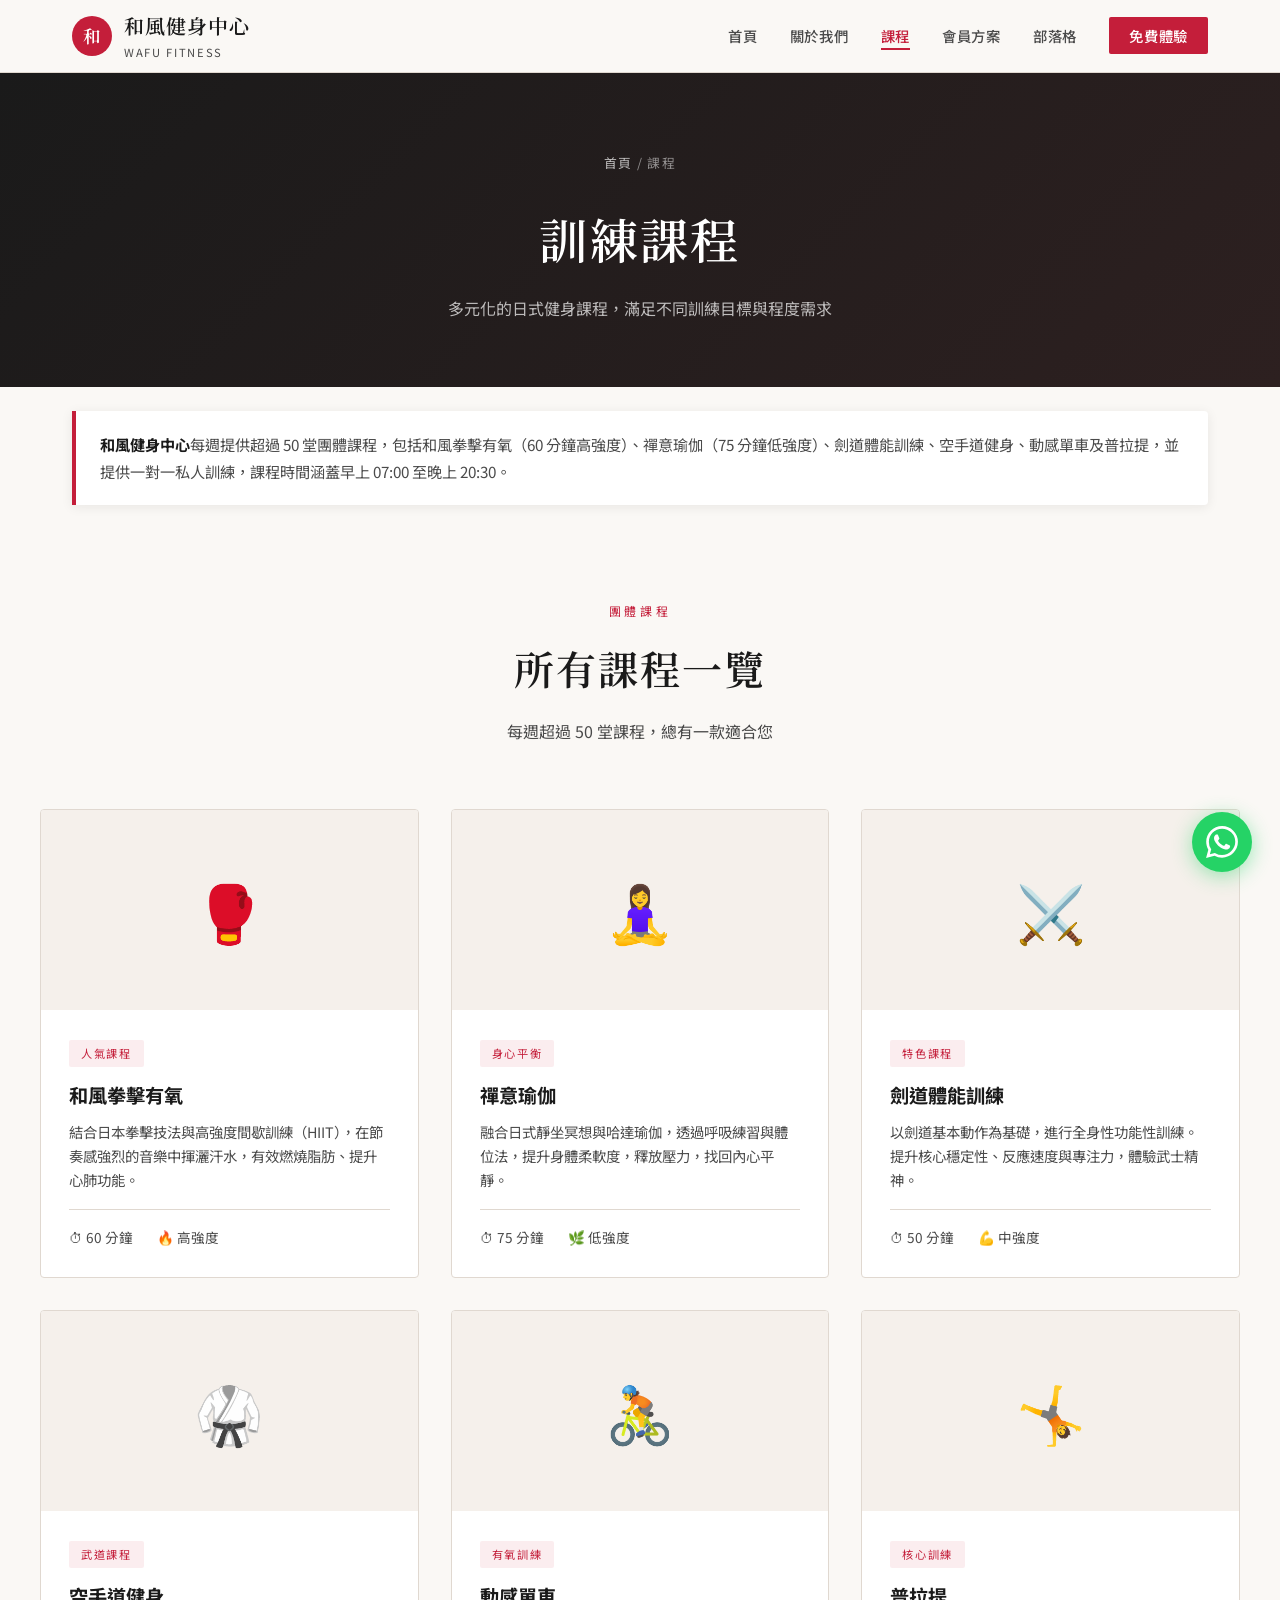
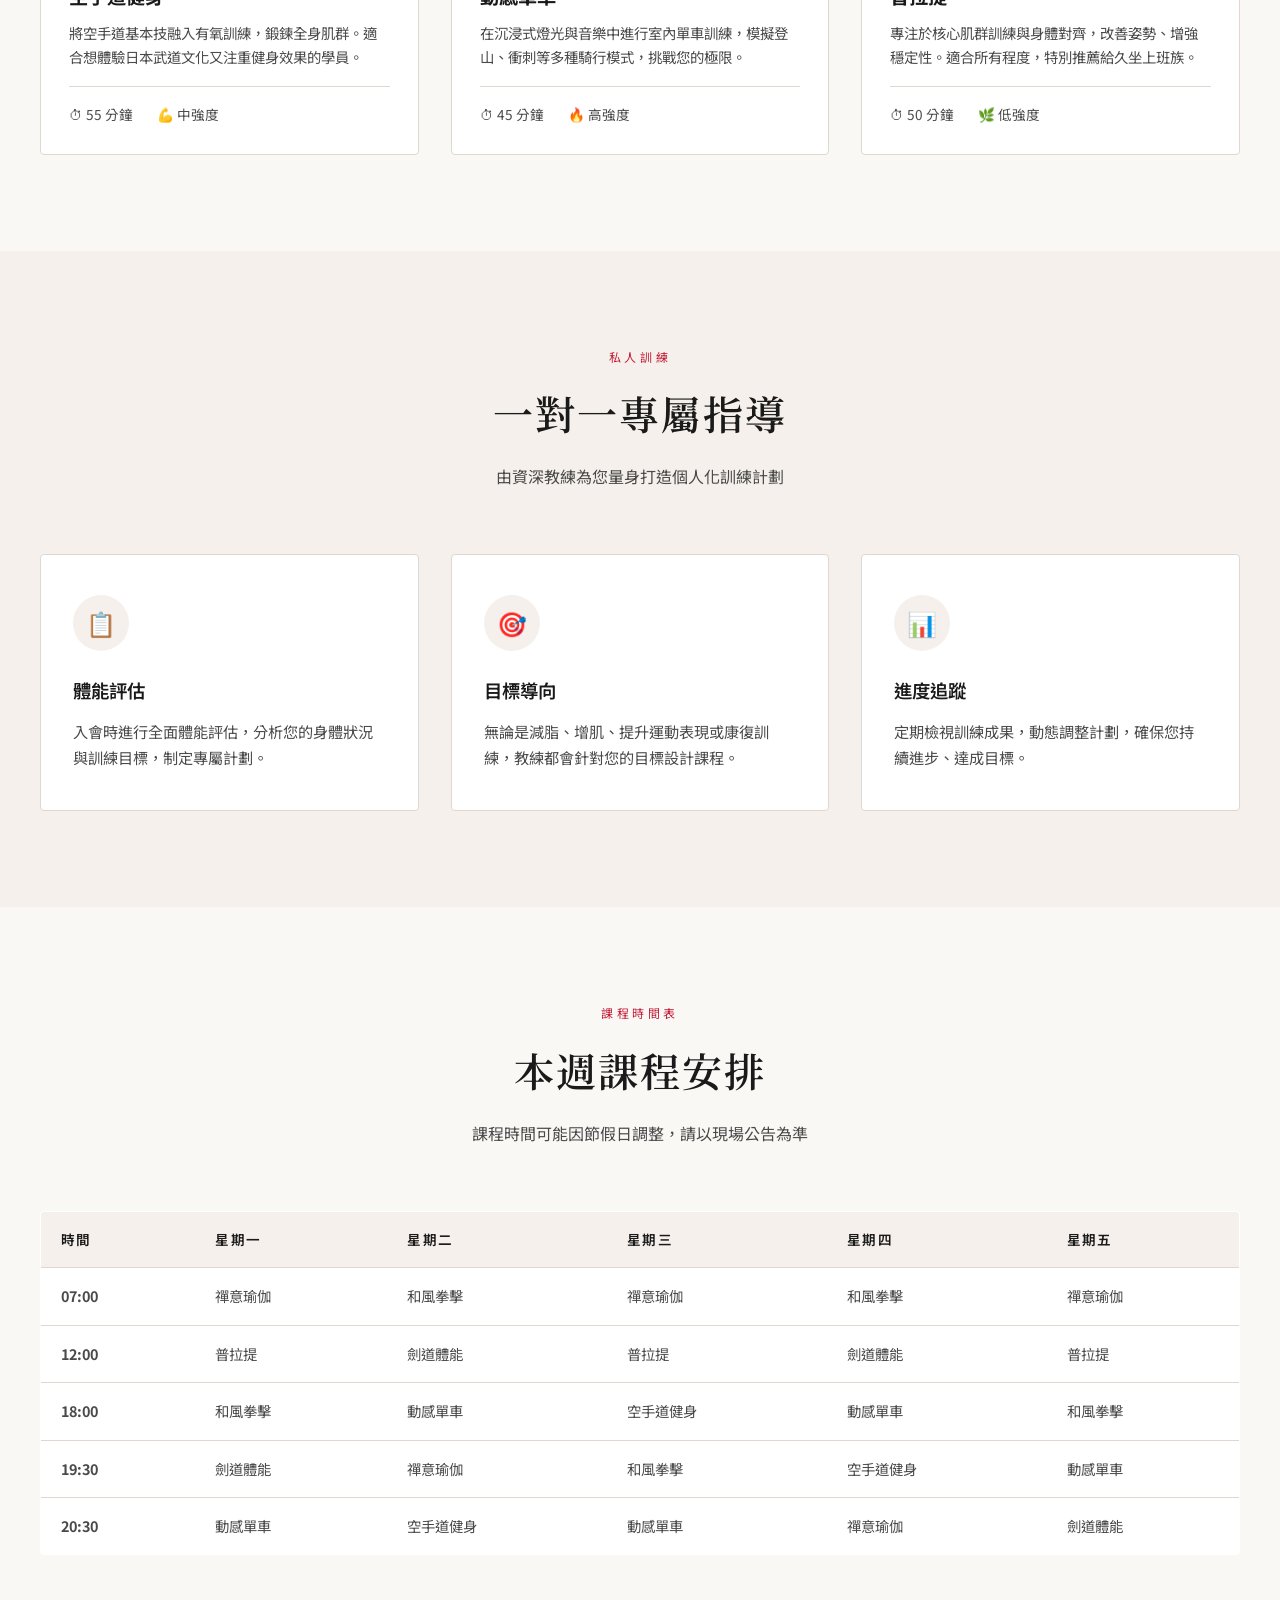
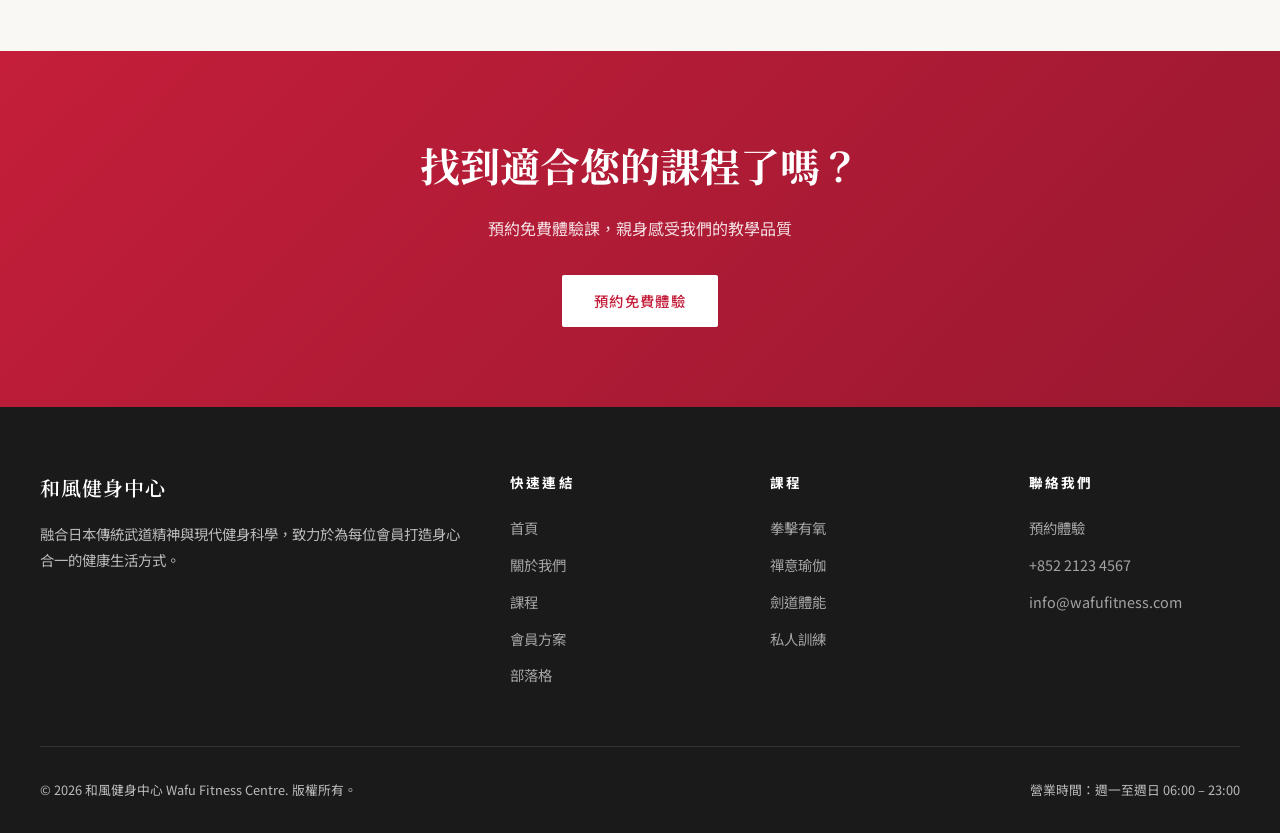
<file: classes.html>
<!DOCTYPE html>
<html lang="zh-Hant">
<head>
  <meta charset="UTF-8">
  <meta name="viewport" content="width=device-width, initial-scale=1.0">
  <title>訓練課程 | 和風健身中心 — 拳擊、瑜伽、劍道體能</title>
  <meta name="description" content="和風健身中心每週 50+ 堂課程：和風拳擊有氧、禪意瑜伽、劍道體能、空手道健身、動感單車、普拉提，另設一對一私人訓練。">
  <meta name="robots" content="index, follow">
  <link rel="canonical" href="https://www.wafufitness.com/classes.html">
  <link rel="alternate" type="text/markdown" href="https://www.wafufitness.com/classes.html.md" title="Markdown 版本">
  <link rel="ai-catalog" href="https://www.wafufitness.com/.well-known/ai-catalog.json">
  <meta property="og:type" content="website">
  <meta property="og:locale" content="zh_Hant">
  <meta property="og:title" content="訓練課程 | 和風健身中心">
  <meta property="og:description" content="六種團體課程及私人訓練，每週超過 50 堂課。">
  <meta property="og:url" content="https://www.wafufitness.com/classes.html">
  <link rel="stylesheet" href="styles.css">
  <script type="application/ld+json">
  {
    "@context": "https://schema.org",
    "@graph": [
      {
        "@type": "ItemList",
        "name": "和風健身課程",
        "itemListElement": [
          { "@type": "ListItem", "position": 1, "name": "和風拳擊有氧", "url": "https://www.wafufitness.com/classes.html#boxing" },
          { "@type": "ListItem", "position": 2, "name": "禪意瑜伽", "url": "https://www.wafufitness.com/classes.html#yoga" },
          { "@type": "ListItem", "position": 3, "name": "劍道體能訓練", "url": "https://www.wafufitness.com/classes.html#kendo" },
          { "@type": "ListItem", "position": 4, "name": "空手道健身", "url": "https://www.wafufitness.com/classes.html#karate" },
          { "@type": "ListItem", "position": 5, "name": "動感單車", "url": "https://www.wafufitness.com/classes.html#cycling" },
          { "@type": "ListItem", "position": 6, "name": "普拉提", "url": "https://www.wafufitness.com/classes.html#pilates" }
        ]
      },
      {
        "@type": "BreadcrumbList",
        "itemListElement": [
          { "@type": "ListItem", "position": 1, "name": "首頁", "item": "https://www.wafufitness.com/" },
          { "@type": "ListItem", "position": 2, "name": "課程" }
        ]
      }
    ]
  }
  </script>
</head>
<body>
  <header id="header">
    <nav>
      <a href="index.html" class="logo">
        <div class="logo-icon">和</div>
        <div>
          <span class="logo-text">和風健身中心</span>
          <span class="logo-sub">WAFU FITNESS</span>
        </div>
      </a>
      <ul class="nav-links" id="navLinks">
        <li><a href="index.html">首頁</a></li>
        <li><a href="about.html">關於我們</a></li>
        <li><a href="classes.html" class="active">課程</a></li>
        <li><a href="membership.html">會員方案</a></li>
        <li><a href="blog/index.html">部落格</a></li>
        <li><a href="contact.html" class="nav-cta">免費體驗</a></li>
      </ul>
      <button class="menu-toggle" id="menuToggle" aria-label="開啟選單">
        <span></span>
        <span></span>
        <span></span>
      </button>
    </nav>
  </header>

  <main>
    <section class="page-hero">
      <div class="breadcrumb"><a href="index.html">首頁</a> / 課程</div>
      <h1>訓練課程</h1>
      <p>多元化的日式健身課程，滿足不同訓練目標與程度需求</p>
    </section>

    <div class="seo-answer" role="note" aria-label="簡介">
      <p><strong>和風健身中心</strong>每週提供超過 50 堂團體課程，包括和風拳擊有氧（60 分鐘高強度）、禪意瑜伽（75 分鐘低強度）、劍道體能訓練、空手道健身、動感單車及普拉提，並提供一對一私人訓練，課程時間涵蓋早上 07:00 至晚上 20:30。</p>
    </div>

    <section class="section">
      <div class="section-inner">
        <div class="section-header">
          <span class="section-tag">團體課程</span>
          <h2>所有課程一覽</h2>
          <p>每週超過 50 堂課程，總有一款適合您</p>
        </div>
        <div class="classes-grid">
          <div class="class-card">
            <div class="class-image">🥊</div>
            <div class="class-body">
              <span class="class-tag">人氣課程</span>
              <h3>和風拳擊有氧</h3>
              <p>結合日本拳擊技法與高強度間歇訓練（HIIT），在節奏感強烈的音樂中揮灑汗水，有效燃燒脂肪、提升心肺功能。</p>
              <div class="class-meta">
                <span>⏱ 60 分鐘</span>
                <span>🔥 高強度</span>
              </div>
            </div>
          </div>
          <div class="class-card">
            <div class="class-image">🧘‍♀️</div>
            <div class="class-body">
              <span class="class-tag">身心平衡</span>
              <h3>禪意瑜伽</h3>
              <p>融合日式靜坐冥想與哈達瑜伽，透過呼吸練習與體位法，提升身體柔軟度，釋放壓力，找回內心平靜。</p>
              <div class="class-meta">
                <span>⏱ 75 分鐘</span>
                <span>🌿 低強度</span>
              </div>
            </div>
          </div>
          <div class="class-card">
            <div class="class-image">⚔️</div>
            <div class="class-body">
              <span class="class-tag">特色課程</span>
              <h3>劍道體能訓練</h3>
              <p>以劍道基本動作為基礎，進行全身性功能性訓練。提升核心穩定性、反應速度與專注力，體驗武士精神。</p>
              <div class="class-meta">
                <span>⏱ 50 分鐘</span>
                <span>💪 中強度</span>
              </div>
            </div>
          </div>
          <div class="class-card">
            <div class="class-image">🥋</div>
            <div class="class-body">
              <span class="class-tag">武道課程</span>
              <h3>空手道健身</h3>
              <p>將空手道基本技融入有氧訓練，鍛鍊全身肌群。適合想體驗日本武道文化又注重健身效果的學員。</p>
              <div class="class-meta">
                <span>⏱ 55 分鐘</span>
                <span>💪 中強度</span>
              </div>
            </div>
          </div>
          <div class="class-card">
            <div class="class-image">🚴</div>
            <div class="class-body">
              <span class="class-tag">有氧訓練</span>
              <h3>動感單車</h3>
              <p>在沉浸式燈光與音樂中進行室內單車訓練，模擬登山、衝刺等多種騎行模式，挑戰您的極限。</p>
              <div class="class-meta">
                <span>⏱ 45 分鐘</span>
                <span>🔥 高強度</span>
              </div>
            </div>
          </div>
          <div class="class-card">
            <div class="class-image">🤸</div>
            <div class="class-body">
              <span class="class-tag">核心訓練</span>
              <h3>普拉提</h3>
              <p>專注於核心肌群訓練與身體對齊，改善姿勢、增強穩定性。適合所有程度，特別推薦給久坐上班族。</p>
              <div class="class-meta">
                <span>⏱ 50 分鐘</span>
                <span>🌿 低強度</span>
              </div>
            </div>
          </div>
        </div>
      </div>
    </section>

    <section class="section" style="background: var(--paper-warm);">
      <div class="section-inner">
        <div class="section-header">
          <span class="section-tag">私人訓練</span>
          <h2>一對一專屬指導</h2>
          <p>由資深教練為您量身打造個人化訓練計劃</p>
        </div>
        <div class="features-grid">
          <div class="feature-card">
            <div class="feature-icon">📋</div>
            <h3>體能評估</h3>
            <p>入會時進行全面體能評估，分析您的身體狀況與訓練目標，制定專屬計劃。</p>
          </div>
          <div class="feature-card">
            <div class="feature-icon">🎯</div>
            <h3>目標導向</h3>
            <p>無論是減脂、增肌、提升運動表現或康復訓練，教練都會針對您的目標設計課程。</p>
          </div>
          <div class="feature-card">
            <div class="feature-icon">📊</div>
            <h3>進度追蹤</h3>
            <p>定期檢視訓練成果，動態調整計劃，確保您持續進步、達成目標。</p>
          </div>
        </div>
      </div>
    </section>

    <section class="section">
      <div class="section-inner">
        <div class="section-header">
          <span class="section-tag">課程時間表</span>
          <h2>本週課程安排</h2>
          <p>課程時間可能因節假日調整，請以現場公告為準</p>
        </div>
        <table class="schedule-table">
          <thead>
            <tr>
              <th>時間</th>
              <th>星期一</th>
              <th>星期二</th>
              <th>星期三</th>
              <th>星期四</th>
              <th>星期五</th>
            </tr>
          </thead>
          <tbody>
            <tr>
              <td><strong>07:00</strong></td>
              <td>禪意瑜伽</td>
              <td>和風拳擊</td>
              <td>禪意瑜伽</td>
              <td>和風拳擊</td>
              <td>禪意瑜伽</td>
            </tr>
            <tr>
              <td><strong>12:00</strong></td>
              <td>普拉提</td>
              <td>劍道體能</td>
              <td>普拉提</td>
              <td>劍道體能</td>
              <td>普拉提</td>
            </tr>
            <tr>
              <td><strong>18:00</strong></td>
              <td>和風拳擊</td>
              <td>動感單車</td>
              <td>空手道健身</td>
              <td>動感單車</td>
              <td>和風拳擊</td>
            </tr>
            <tr>
              <td><strong>19:30</strong></td>
              <td>劍道體能</td>
              <td>禪意瑜伽</td>
              <td>和風拳擊</td>
              <td>空手道健身</td>
              <td>動感單車</td>
            </tr>
            <tr>
              <td><strong>20:30</strong></td>
              <td>動感單車</td>
              <td>空手道健身</td>
              <td>動感單車</td>
              <td>禪意瑜伽</td>
              <td>劍道體能</td>
            </tr>
          </tbody>
        </table>
      </div>
    </section>

    <section class="cta-section">
      <h2>找到適合您的課程了嗎？</h2>
      <p>預約免費體驗課，親身感受我們的教學品質</p>
      <a href="contact.html" class="btn">預約免費體驗</a>
    </section>
  </main>

  <footer>
    <div class="footer-inner">
      <div class="footer-grid">
        <div class="footer-brand">
          <span class="logo-text">和風健身中心</span>
          <p>融合日本傳統武道精神與現代健身科學，致力於為每位會員打造身心合一的健康生活方式。</p>
        </div>
        <div class="footer-col">
          <h4>快速連結</h4>
          <ul>
            <li><a href="index.html">首頁</a></li>
            <li><a href="about.html">關於我們</a></li>
            <li><a href="classes.html">課程</a></li>
            <li><a href="membership.html">會員方案</a></li>
            <li><a href="blog/index.html">部落格</a></li>
          </ul>
        </div>
        <div class="footer-col">
          <h4>課程</h4>
          <ul>
            <li><a href="classes.html">拳擊有氧</a></li>
            <li><a href="classes.html">禪意瑜伽</a></li>
            <li><a href="classes.html">劍道體能</a></li>
            <li><a href="classes.html">私人訓練</a></li>
          </ul>
        </div>
        <div class="footer-col">
          <h4>聯絡我們</h4>
          <ul>
            <li><a href="contact.html">預約體驗</a></li>
            <li><a href="tel:+85221234567">+852 2123 4567</a></li>
            <li><a href="mailto:info@wafufitness.com">info@wafufitness.com</a></li>
          </ul>
        </div>
      </div>
      <div class="footer-bottom">
        <span>&copy; 2026 和風健身中心 Wafu Fitness Centre. 版權所有。</span>
        <span>營業時間：週一至週日 06:00 – 23:00</span>
      </div>
    </div>
  </footer>

  <a href="https://wa.me/85222223333" class="whatsapp-float" target="_blank" rel="noopener noreferrer" aria-label="透過 WhatsApp 聯絡我們">
    <span class="whatsapp-float-tooltip">WhatsApp 查詢</span>
    <svg viewBox="0 0 24 24" aria-hidden="true"><path d="M17.472 14.382c-.297-.149-1.758-.867-2.03-.967-.273-.099-.471-.148-.67.15-.197.297-.767.966-.94 1.164-.173.199-.347.223-.644.075-.297-.15-1.255-.463-2.39-1.475-.883-.788-1.48-1.761-1.653-2.059-.173-.297-.018-.458.13-.606.134-.133.298-.347.446-.52.149-.174.198-.298.298-.497.099-.198.05-.371-.025-.52-.075-.149-.669-1.612-.916-2.207-.242-.579-.487-.5-.669-.51-.173-.008-.371-.01-.57-.01-.198 0-.52.074-.792.372-.272.297-1.04 1.016-1.04 2.479 0 1.462 1.065 2.875 1.213 3.074.149.198 2.096 3.2 5.077 4.487.709.306 1.262.489 1.694.625.712.227 1.36.195 1.871.118.571-.085 1.758-.719 2.006-1.413.248-.694.248-1.289.173-1.413-.074-.124-.272-.198-.57-.347m-5.421 7.403h-.004a9.87 9.87 0 01-5.031-1.378l-.361-.214-3.741.982.998-3.648-.235-.374a9.86 9.86 0 01-1.51-5.26c.001-5.45 4.436-9.884 9.888-9.884 2.64 0 5.122 1.03 6.988 2.898a9.825 9.825 0 012.893 6.994c-.003 5.45-4.435 9.884-9.881 9.884m8.413-18.297A11.815 11.815 0 0012.05 0C5.495 0 .16 5.335.157 11.892c0 2.096.547 4.142 1.588 5.945L.057 24l6.305-1.654a11.882 11.882 0 005.683 1.448h.005c6.554 0 11.89-5.335 11.893-11.893a11.821 11.821 0 00-3.48-8.413z"/></svg>
  </a>

  <script>
    const header = document.getElementById('header');
    const menuToggle = document.getElementById('menuToggle');
    const navLinks = document.getElementById('navLinks');

    window.addEventListener('scroll', () => {
      header.classList.toggle('scrolled', window.scrollY > 50);
    });

    menuToggle.addEventListener('click', () => {
      navLinks.classList.toggle('open');
    });
  </script>
</body>
</html>
</file>
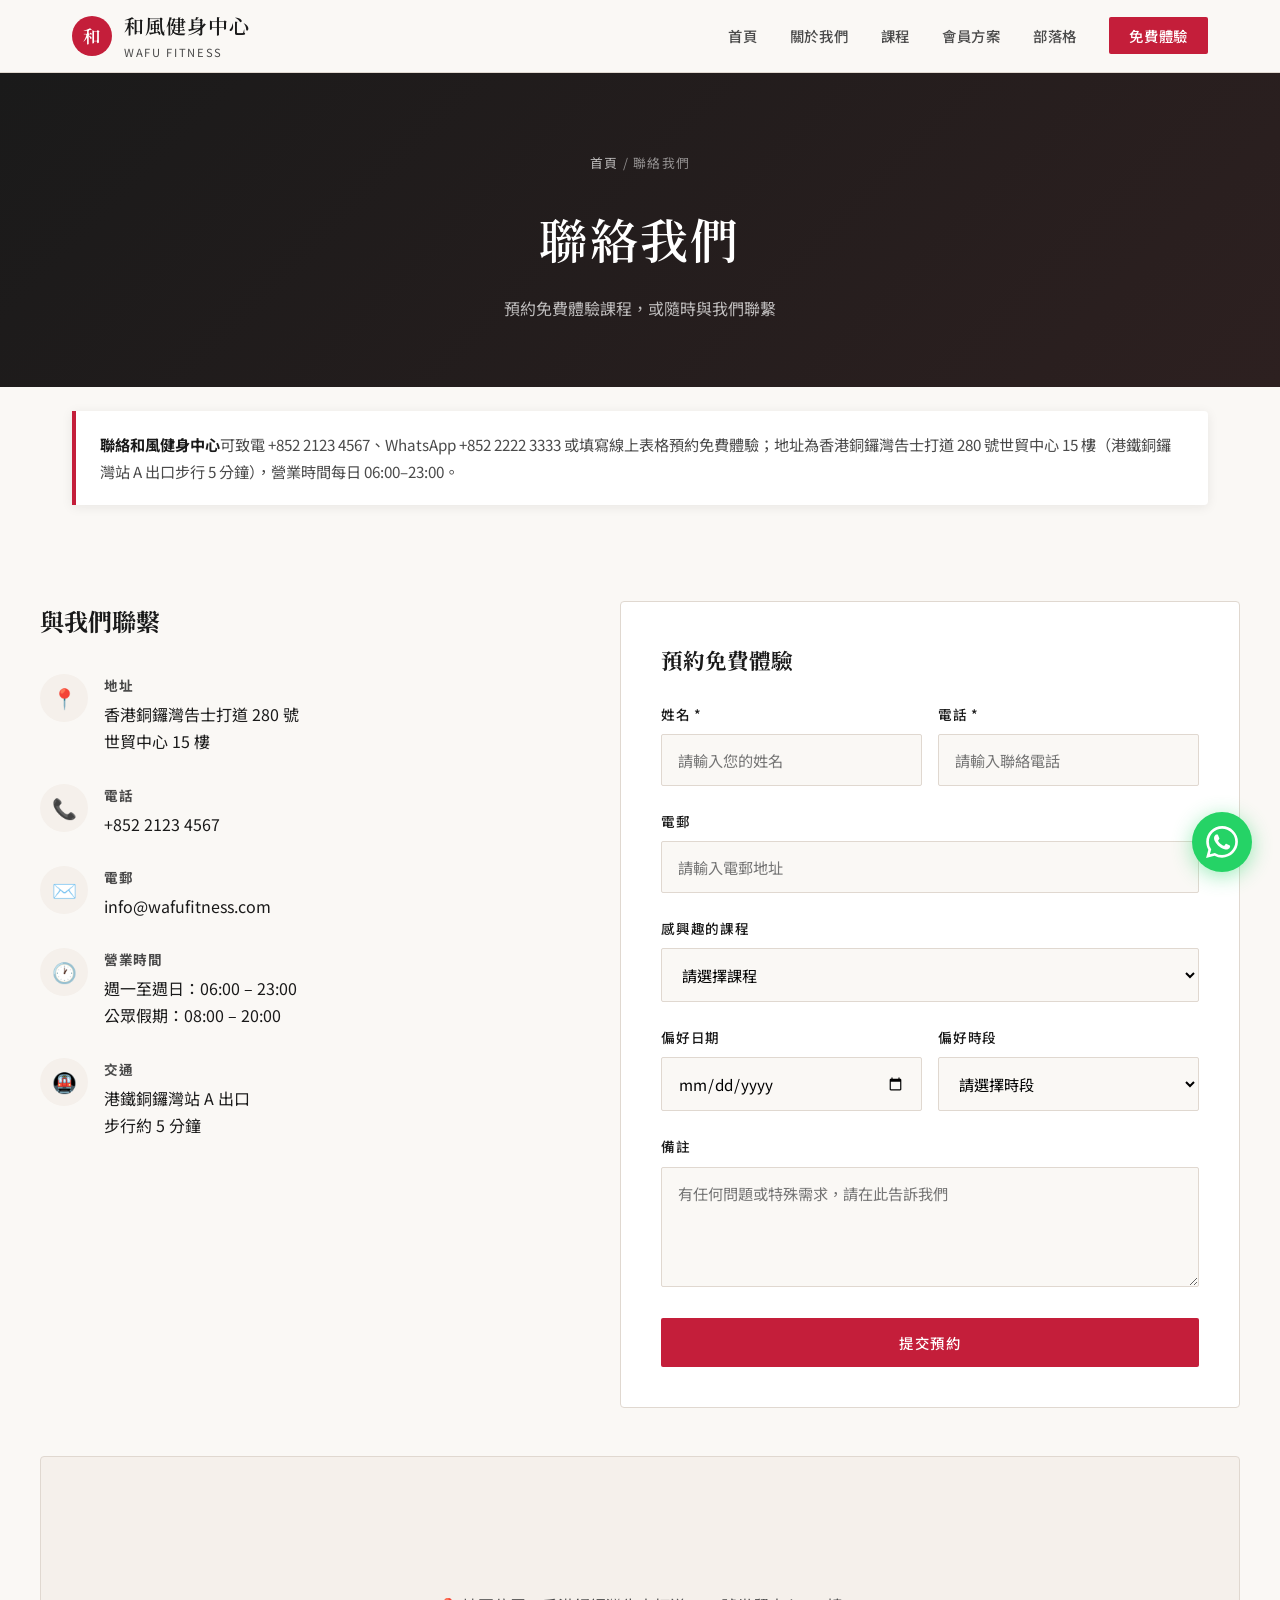
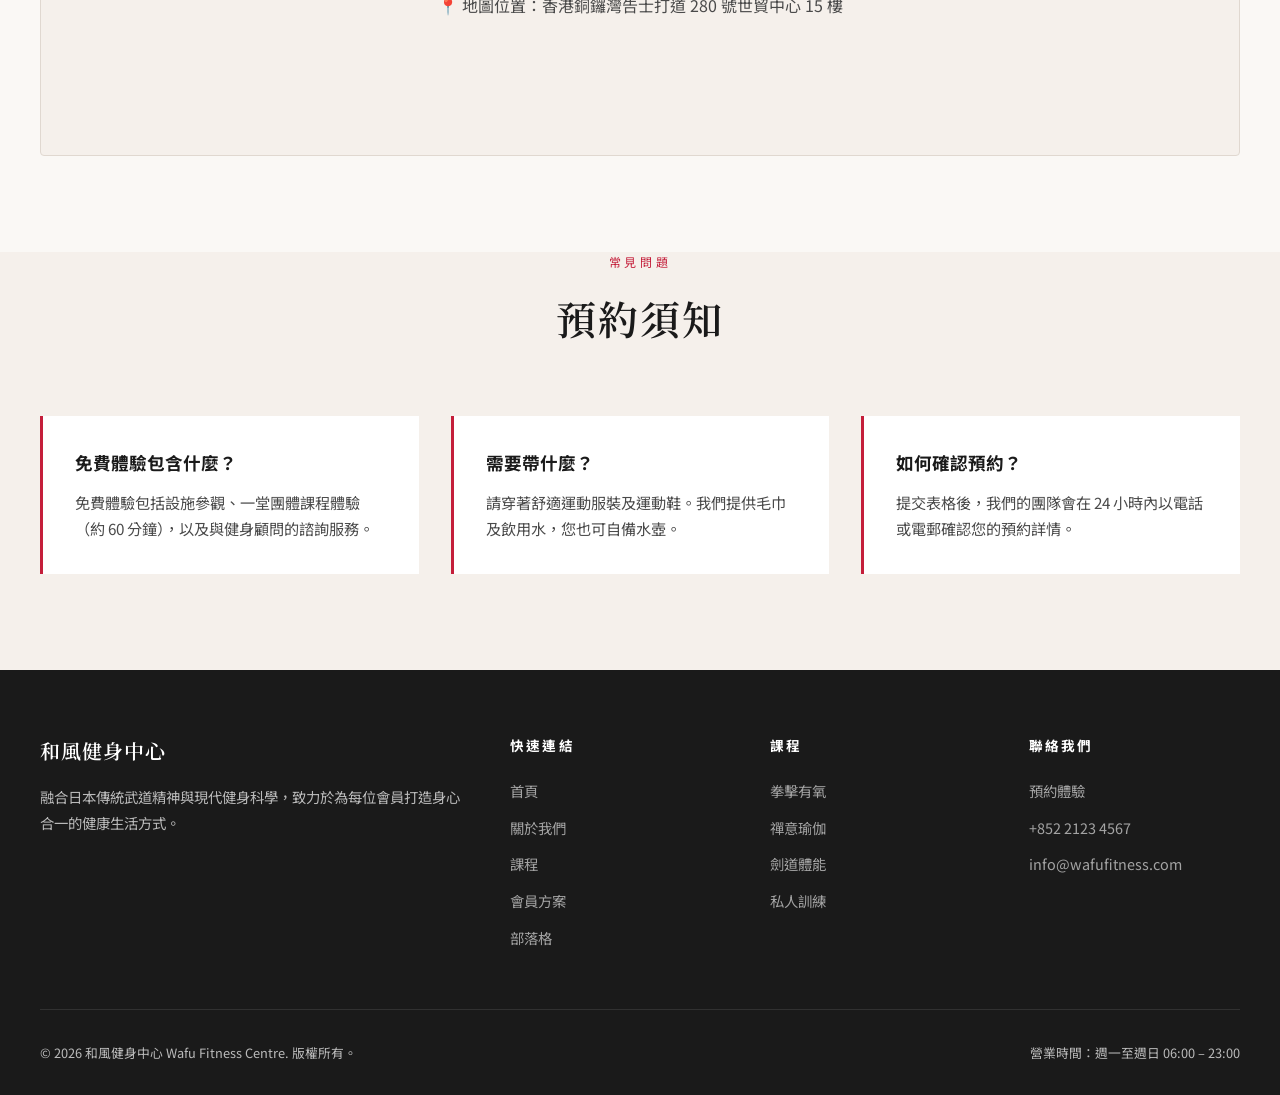
<file: contact.html>
<!DOCTYPE html>
<html lang="zh-Hant">
<head>
  <meta charset="UTF-8">
  <meta name="viewport" content="width=device-width, initial-scale=1.0">
  <title>聯絡我們 | 和風健身中心 — 預約免費體驗</title>
  <meta name="description" content="聯絡和風健身中心預約免費體驗：銅鑼灣告士打道 280 號世貿中心 15 樓，電話 +852 2123 4567，WhatsApp +852 2222 3333，每日 06:00–23:00。">
  <meta name="robots" content="index, follow">
  <link rel="canonical" href="https://www.wafufitness.com/contact.html">
  <link rel="alternate" type="text/markdown" href="https://www.wafufitness.com/contact.html.md" title="Markdown 版本">
  <link rel="ai-catalog" href="https://www.wafufitness.com/.well-known/ai-catalog.json">
  <meta property="og:type" content="website">
  <meta property="og:locale" content="zh_Hant">
  <meta property="og:title" content="聯絡我們 | 和風健身中心">
  <meta property="og:description" content="預約免費體驗課程，銅鑼灣世貿中心 15 樓。">
  <meta property="og:url" content="https://www.wafufitness.com/contact.html">
  <link rel="stylesheet" href="styles.css">
  <script type="application/ld+json">
  {
    "@context": "https://schema.org",
    "@graph": [
      {
        "@type": "ContactPage",
        "@id": "https://www.wafufitness.com/contact.html#webpage",
        "name": "聯絡我們",
        "url": "https://www.wafufitness.com/contact.html",
        "isPartOf": { "@id": "https://www.wafufitness.com/#website" },
        "inLanguage": "zh-Hant"
      },
      {
        "@type": "ExerciseGym",
        "@id": "https://www.wafufitness.com/#organization",
        "name": "和風健身中心",
        "telephone": "+852-2123-4567",
        "email": "info@wafufitness.com",
        "address": {
          "@type": "PostalAddress",
          "streetAddress": "告士打道 280 號世貿中心 15 樓",
          "addressLocality": "銅鑼灣",
          "addressRegion": "香港",
          "addressCountry": "HK"
        }
      },
      {
        "@type": "BreadcrumbList",
        "itemListElement": [
          { "@type": "ListItem", "position": 1, "name": "首頁", "item": "https://www.wafufitness.com/" },
          { "@type": "ListItem", "position": 2, "name": "聯絡我們" }
        ]
      }
    ]
  }
  </script>
</head>
<body>
  <header id="header">
    <nav>
      <a href="index.html" class="logo">
        <div class="logo-icon">和</div>
        <div>
          <span class="logo-text">和風健身中心</span>
          <span class="logo-sub">WAFU FITNESS</span>
        </div>
      </a>
      <ul class="nav-links" id="navLinks">
        <li><a href="index.html">首頁</a></li>
        <li><a href="about.html">關於我們</a></li>
        <li><a href="classes.html">課程</a></li>
        <li><a href="membership.html">會員方案</a></li>
        <li><a href="blog/index.html">部落格</a></li>
        <li><a href="contact.html" class="nav-cta active">免費體驗</a></li>
      </ul>
      <button class="menu-toggle" id="menuToggle" aria-label="開啟選單">
        <span></span>
        <span></span>
        <span></span>
      </button>
    </nav>
  </header>

  <main>
    <section class="page-hero">
      <div class="breadcrumb"><a href="index.html">首頁</a> / 聯絡我們</div>
      <h1>聯絡我們</h1>
      <p>預約免費體驗課程，或隨時與我們聯繫</p>
    </section>

    <div class="seo-answer" role="note" aria-label="簡介">
      <p><strong>聯絡和風健身中心</strong>可致電 +852 2123 4567、WhatsApp +852 2222 3333 或填寫線上表格預約免費體驗；地址為香港銅鑼灣告士打道 280 號世貿中心 15 樓（港鐵銅鑼灣站 A 出口步行 5 分鐘），營業時間每日 06:00–23:00。</p>
    </div>

    <section class="section">
      <div class="section-inner">
        <div class="contact-grid">
          <div class="contact-info">
            <h3>與我們聯繫</h3>
            <div class="contact-item">
              <div class="contact-icon">📍</div>
              <div>
                <h4>地址</h4>
                <p>香港銅鑼灣告士打道 280 號<br>世貿中心 15 樓</p>
              </div>
            </div>
            <div class="contact-item">
              <div class="contact-icon">📞</div>
              <div>
                <h4>電話</h4>
                <p>+852 2123 4567</p>
              </div>
            </div>
            <div class="contact-item">
              <div class="contact-icon">✉️</div>
              <div>
                <h4>電郵</h4>
                <p>info@wafufitness.com</p>
              </div>
            </div>
            <div class="contact-item">
              <div class="contact-icon">🕐</div>
              <div>
                <h4>營業時間</h4>
                <p>週一至週日：06:00 – 23:00<br>公眾假期：08:00 – 20:00</p>
              </div>
            </div>
            <div class="contact-item">
              <div class="contact-icon">🚇</div>
              <div>
                <h4>交通</h4>
                <p>港鐵銅鑼灣站 A 出口<br>步行約 5 分鐘</p>
              </div>
            </div>
          </div>

          <form class="contact-form" id="contactForm">
            <h3 style="font-family: 'Noto Serif JP', serif; font-size: 1.35rem; margin-bottom: 1.5rem;">預約免費體驗</h3>
            <div class="form-row">
              <div class="form-group">
                <label for="name">姓名 *</label>
                <input type="text" id="name" name="name" required placeholder="請輸入您的姓名">
              </div>
              <div class="form-group">
                <label for="phone">電話 *</label>
                <input type="tel" id="phone" name="phone" required placeholder="請輸入聯絡電話">
              </div>
            </div>
            <div class="form-group">
              <label for="email">電郵</label>
              <input type="email" id="email" name="email" placeholder="請輸入電郵地址">
            </div>
            <div class="form-group">
              <label for="interest">感興趣的課程</label>
              <select id="interest" name="interest">
                <option value="">請選擇課程</option>
                <option value="boxing">和風拳擊有氧</option>
                <option value="yoga">禪意瑜伽</option>
                <option value="kendo">劍道體能訓練</option>
                <option value="karate">空手道健身</option>
                <option value="cycling">動感單車</option>
                <option value="pilates">普拉提</option>
                <option value="personal">私人訓練</option>
                <option value="tour">參觀設施</option>
              </select>
            </div>
            <div class="form-row">
              <div class="form-group">
                <label for="date">偏好日期</label>
                <input type="date" id="date" name="date">
              </div>
              <div class="form-group">
                <label for="time">偏好時段</label>
                <select id="time" name="time">
                  <option value="">請選擇時段</option>
                  <option value="morning">上午 (06:00 – 12:00)</option>
                  <option value="afternoon">下午 (12:00 – 18:00)</option>
                  <option value="evening">晚上 (18:00 – 23:00)</option>
                </select>
              </div>
            </div>
            <div class="form-group">
              <label for="message">備註</label>
              <textarea id="message" name="message" placeholder="有任何問題或特殊需求，請在此告訴我們"></textarea>
            </div>
            <button type="submit" class="btn btn-primary" style="width: 100%;">提交預約</button>
          </form>
        </div>

        <div class="map-placeholder">
          📍 地圖位置：香港銅鑼灣告士打道 280 號世貿中心 15 樓
        </div>
      </div>
    </section>

    <section class="section" style="background: var(--paper-warm); padding-top: 0;">
      <div class="section-inner">
        <div class="section-header">
          <span class="section-tag">常見問題</span>
          <h2>預約須知</h2>
        </div>
        <div class="values-grid">
          <div class="value-item">
            <h4>免費體驗包含什麼？</h4>
            <p>免費體驗包括設施參觀、一堂團體課程體驗（約 60 分鐘），以及與健身顧問的諮詢服務。</p>
          </div>
          <div class="value-item">
            <h4>需要帶什麼？</h4>
            <p>請穿著舒適運動服裝及運動鞋。我們提供毛巾及飲用水，您也可自備水壺。</p>
          </div>
          <div class="value-item">
            <h4>如何確認預約？</h4>
            <p>提交表格後，我們的團隊會在 24 小時內以電話或電郵確認您的預約詳情。</p>
          </div>
        </div>
      </div>
    </section>
  </main>

  <footer>
    <div class="footer-inner">
      <div class="footer-grid">
        <div class="footer-brand">
          <span class="logo-text">和風健身中心</span>
          <p>融合日本傳統武道精神與現代健身科學，致力於為每位會員打造身心合一的健康生活方式。</p>
        </div>
        <div class="footer-col">
          <h4>快速連結</h4>
          <ul>
            <li><a href="index.html">首頁</a></li>
            <li><a href="about.html">關於我們</a></li>
            <li><a href="classes.html">課程</a></li>
            <li><a href="membership.html">會員方案</a></li>
            <li><a href="blog/index.html">部落格</a></li>
          </ul>
        </div>
        <div class="footer-col">
          <h4>課程</h4>
          <ul>
            <li><a href="classes.html">拳擊有氧</a></li>
            <li><a href="classes.html">禪意瑜伽</a></li>
            <li><a href="classes.html">劍道體能</a></li>
            <li><a href="classes.html">私人訓練</a></li>
          </ul>
        </div>
        <div class="footer-col">
          <h4>聯絡我們</h4>
          <ul>
            <li><a href="contact.html">預約體驗</a></li>
            <li><a href="tel:+85221234567">+852 2123 4567</a></li>
            <li><a href="mailto:info@wafufitness.com">info@wafufitness.com</a></li>
          </ul>
        </div>
      </div>
      <div class="footer-bottom">
        <span>&copy; 2026 和風健身中心 Wafu Fitness Centre. 版權所有。</span>
        <span>營業時間：週一至週日 06:00 – 23:00</span>
      </div>
    </div>
  </footer>

  <a href="https://wa.me/85222223333" class="whatsapp-float" target="_blank" rel="noopener noreferrer" aria-label="透過 WhatsApp 聯絡我們">
    <span class="whatsapp-float-tooltip">WhatsApp 查詢</span>
    <svg viewBox="0 0 24 24" aria-hidden="true"><path d="M17.472 14.382c-.297-.149-1.758-.867-2.03-.967-.273-.099-.471-.148-.67.15-.197.297-.767.966-.94 1.164-.173.199-.347.223-.644.075-.297-.15-1.255-.463-2.39-1.475-.883-.788-1.48-1.761-1.653-2.059-.173-.297-.018-.458.13-.606.134-.133.298-.347.446-.52.149-.174.198-.298.298-.497.099-.198.05-.371-.025-.52-.075-.149-.669-1.612-.916-2.207-.242-.579-.487-.5-.669-.51-.173-.008-.371-.01-.57-.01-.198 0-.52.074-.792.372-.272.297-1.04 1.016-1.04 2.479 0 1.462 1.065 2.875 1.213 3.074.149.198 2.096 3.2 5.077 4.487.709.306 1.262.489 1.694.625.712.227 1.36.195 1.871.118.571-.085 1.758-.719 2.006-1.413.248-.694.248-1.289.173-1.413-.074-.124-.272-.198-.57-.347m-5.421 7.403h-.004a9.87 9.87 0 01-5.031-1.378l-.361-.214-3.741.982.998-3.648-.235-.374a9.86 9.86 0 01-1.51-5.26c.001-5.45 4.436-9.884 9.888-9.884 2.64 0 5.122 1.03 6.988 2.898a9.825 9.825 0 012.893 6.994c-.003 5.45-4.435 9.884-9.881 9.884m8.413-18.297A11.815 11.815 0 0012.05 0C5.495 0 .16 5.335.157 11.892c0 2.096.547 4.142 1.588 5.945L.057 24l6.305-1.654a11.882 11.882 0 005.683 1.448h.005c6.554 0 11.89-5.335 11.893-11.893a11.821 11.821 0 00-3.48-8.413z"/></svg>
  </a>

  <script>
    const header = document.getElementById('header');
    const menuToggle = document.getElementById('menuToggle');
    const navLinks = document.getElementById('navLinks');

    window.addEventListener('scroll', () => {
      header.classList.toggle('scrolled', window.scrollY > 50);
    });

    menuToggle.addEventListener('click', () => {
      navLinks.classList.toggle('open');
    });

    document.getElementById('contactForm').addEventListener('submit', function(e) {
      e.preventDefault();
      alert('感謝您的預約！我們的團隊將在 24 小時內與您聯繫確認詳情。');
      this.reset();
    });
  </script>
</body>
</html>
</file>
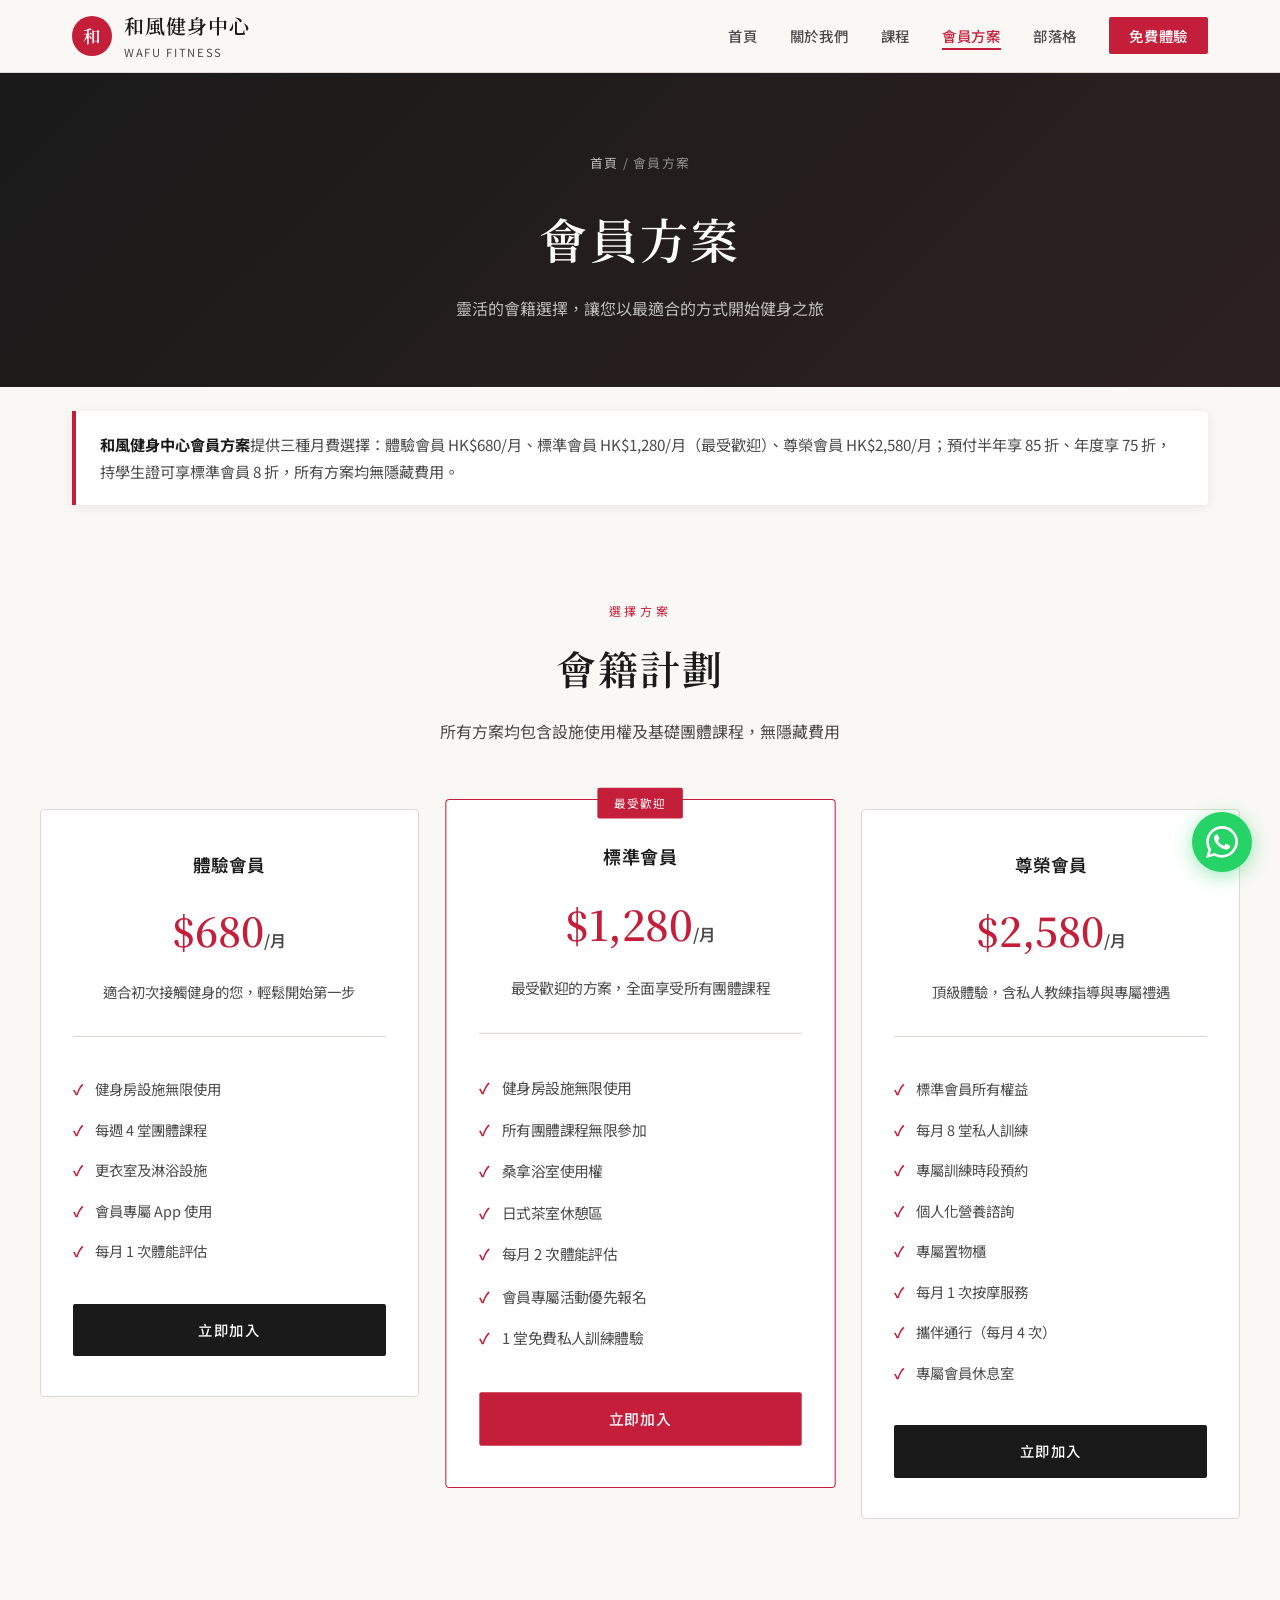
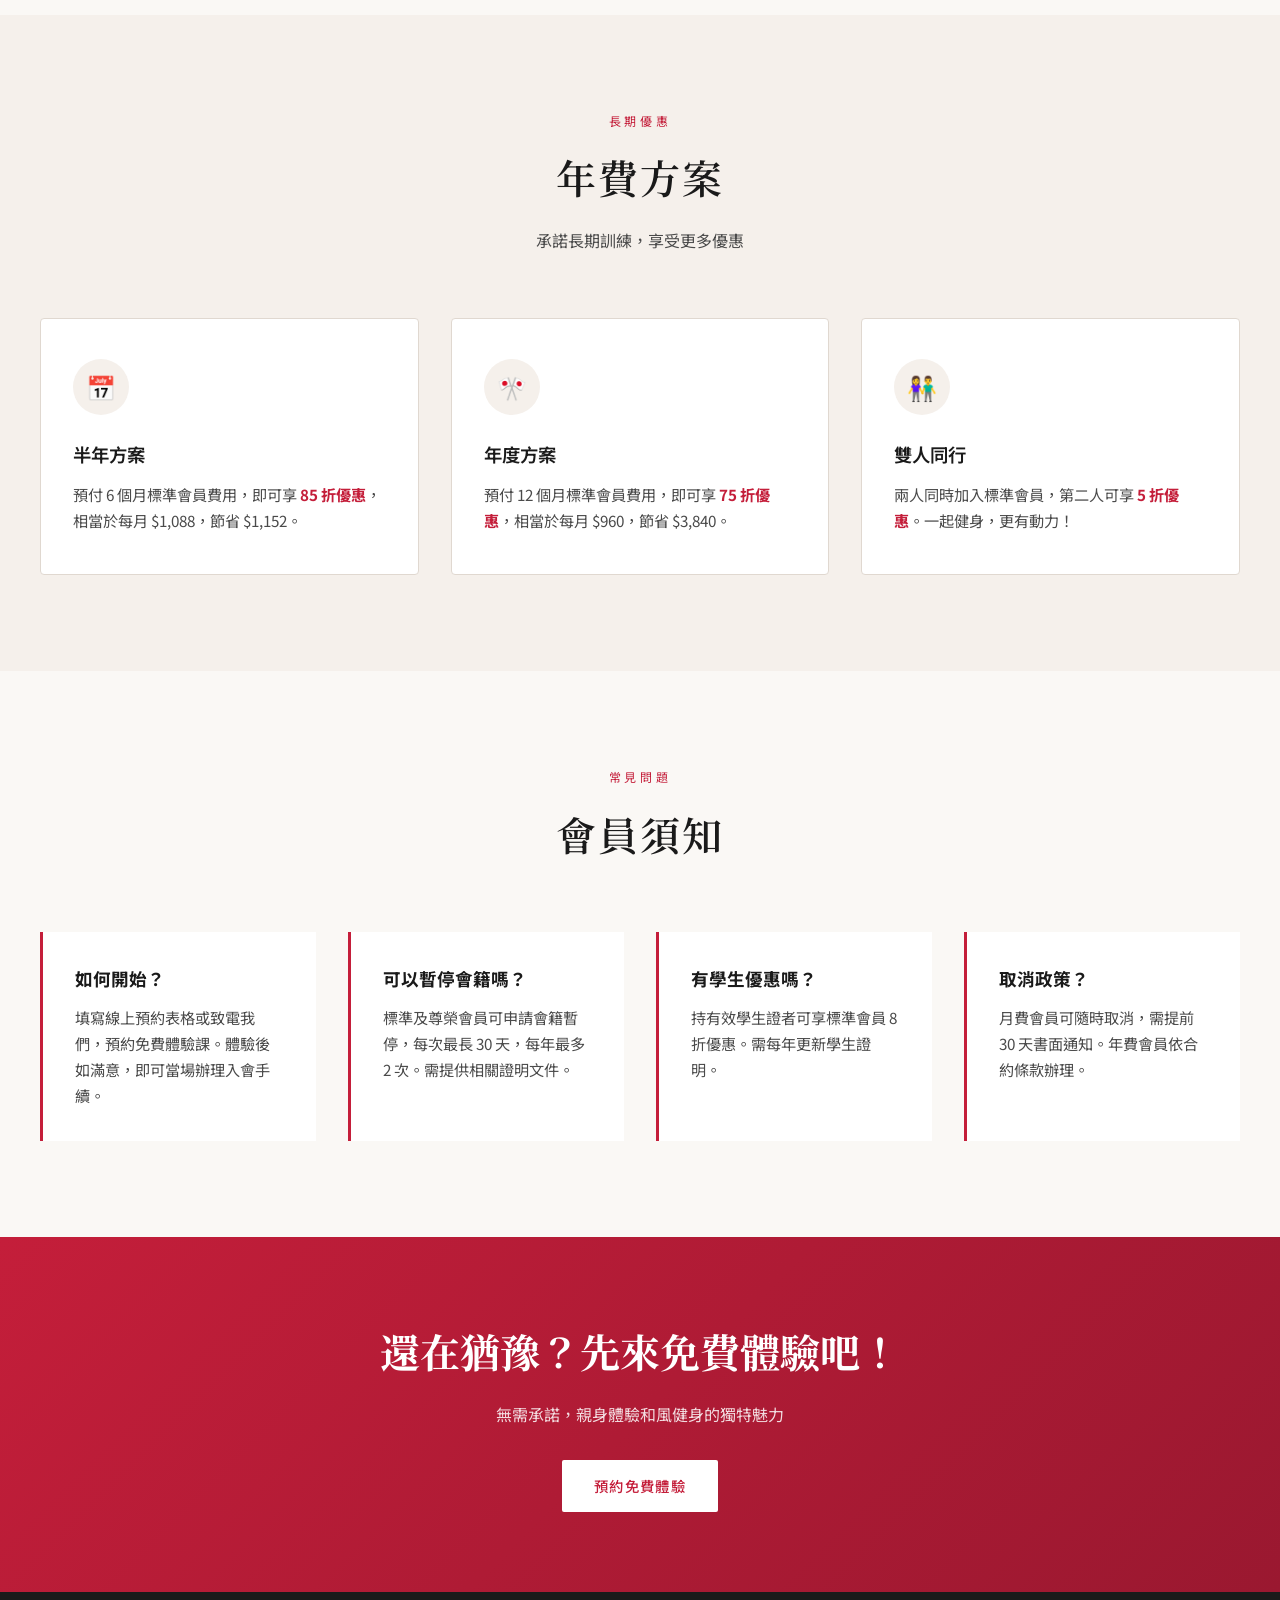
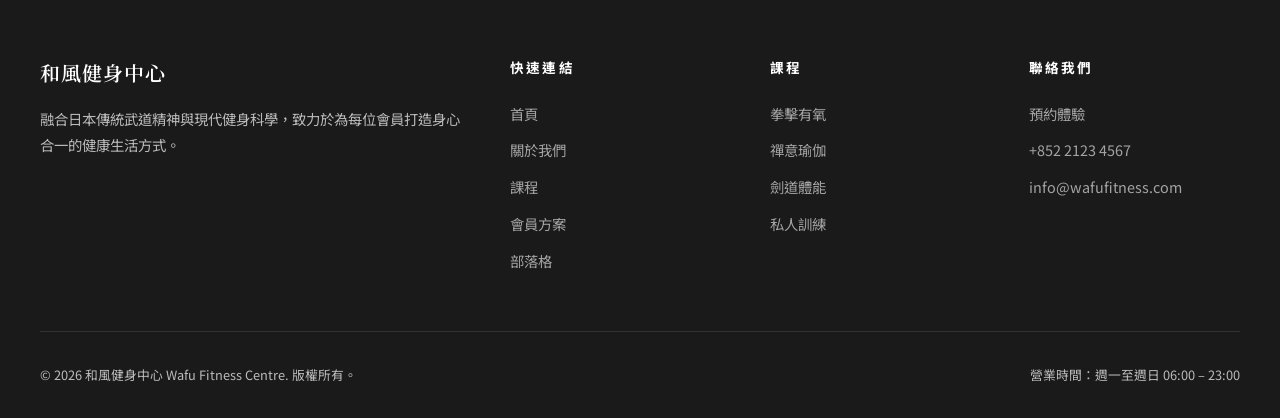
<file: membership.html>
<!DOCTYPE html>
<html lang="zh-Hant">
<head>
  <meta charset="UTF-8">
  <meta name="viewport" content="width=device-width, initial-scale=1.0">
  <title>會員方案 | 和風健身中心 — 月費 HK$680 起</title>
  <meta name="description" content="和風健身中心會員方案：體驗會員 HK$680/月、標準會員 HK$1,280/月、尊榮會員 HK$2,580/月。年費優惠最高 75 折，學生享 8 折。">
  <meta name="robots" content="index, follow">
  <link rel="canonical" href="https://www.wafufitness.com/membership.html">
  <link rel="alternate" type="text/markdown" href="https://www.wafufitness.com/membership.html.md" title="Markdown 版本">
  <link rel="ai-catalog" href="https://www.wafufitness.com/.well-known/ai-catalog.json">
  <meta property="og:type" content="website">
  <meta property="og:locale" content="zh_Hant">
  <meta property="og:title" content="會員方案 | 和風健身中心">
  <meta property="og:description" content="三種月費方案，年費最高 75 折優惠，無隱藏費用。">
  <meta property="og:url" content="https://www.wafufitness.com/membership.html">
  <link rel="stylesheet" href="styles.css">
  <script type="application/ld+json">
  {
    "@context": "https://schema.org",
    "@graph": [
      {
        "@type": "OfferCatalog",
        "name": "和風健身會員方案",
        "itemListElement": [
          {
            "@type": "Offer",
            "name": "體驗會員",
            "price": "680",
            "priceCurrency": "HKD",
            "description": "健身房設施無限使用、每週 4 堂團體課程"
          },
          {
            "@type": "Offer",
            "name": "標準會員",
            "price": "1280",
            "priceCurrency": "HKD",
            "description": "所有團體課程無限參加、桑拿及茶室"
          },
          {
            "@type": "Offer",
            "name": "尊榮會員",
            "price": "2580",
            "priceCurrency": "HKD",
            "description": "每月 8 堂私人訓練、營養諮詢、按摩服務"
          }
        ]
      },
      {
        "@type": "BreadcrumbList",
        "itemListElement": [
          { "@type": "ListItem", "position": 1, "name": "首頁", "item": "https://www.wafufitness.com/" },
          { "@type": "ListItem", "position": 2, "name": "會員方案" }
        ]
      }
    ]
  }
  </script>
</head>
<body>
  <header id="header">
    <nav>
      <a href="index.html" class="logo">
        <div class="logo-icon">和</div>
        <div>
          <span class="logo-text">和風健身中心</span>
          <span class="logo-sub">WAFU FITNESS</span>
        </div>
      </a>
      <ul class="nav-links" id="navLinks">
        <li><a href="index.html">首頁</a></li>
        <li><a href="about.html">關於我們</a></li>
        <li><a href="classes.html">課程</a></li>
        <li><a href="membership.html" class="active">會員方案</a></li>
        <li><a href="blog/index.html">部落格</a></li>
        <li><a href="contact.html" class="nav-cta">免費體驗</a></li>
      </ul>
      <button class="menu-toggle" id="menuToggle" aria-label="開啟選單">
        <span></span>
        <span></span>
        <span></span>
      </button>
    </nav>
  </header>

  <main>
    <section class="page-hero">
      <div class="breadcrumb"><a href="index.html">首頁</a> / 會員方案</div>
      <h1>會員方案</h1>
      <p>靈活的會籍選擇，讓您以最適合的方式開始健身之旅</p>
    </section>

    <div class="seo-answer" role="note" aria-label="簡介">
      <p><strong>和風健身中心會員方案</strong>提供三種月費選擇：體驗會員 HK$680/月、標準會員 HK$1,280/月（最受歡迎）、尊榮會員 HK$2,580/月；預付半年享 85 折、年度享 75 折，持學生證可享標準會員 8 折，所有方案均無隱藏費用。</p>
    </div>

    <section class="section">
      <div class="section-inner">
        <div class="section-header">
          <span class="section-tag">選擇方案</span>
          <h2>會籍計劃</h2>
          <p>所有方案均包含設施使用權及基礎團體課程，無隱藏費用</p>
        </div>
        <div class="pricing-grid">
          <div class="pricing-card">
            <div class="pricing-name">體驗會員</div>
            <div class="pricing-price">$680<span>/月</span></div>
            <p class="pricing-desc">適合初次接觸健身的您，輕鬆開始第一步</p>
            <ul class="pricing-features">
              <li>健身房設施無限使用</li>
              <li>每週 4 堂團體課程</li>
              <li>更衣室及淋浴設施</li>
              <li>會員專屬 App 使用</li>
              <li>每月 1 次體能評估</li>
            </ul>
            <a href="contact.html" class="btn btn-dark" style="width: 100%;">立即加入</a>
          </div>
          <div class="pricing-card featured">
            <div class="pricing-name">標準會員</div>
            <div class="pricing-price">$1,280<span>/月</span></div>
            <p class="pricing-desc">最受歡迎的方案，全面享受所有團體課程</p>
            <ul class="pricing-features">
              <li>健身房設施無限使用</li>
              <li>所有團體課程無限參加</li>
              <li>桑拿浴室使用權</li>
              <li>日式茶室休憩區</li>
              <li>每月 2 次體能評估</li>
              <li>會員專屬活動優先報名</li>
              <li>1 堂免費私人訓練體驗</li>
            </ul>
            <a href="contact.html" class="btn btn-primary" style="width: 100%;">立即加入</a>
          </div>
          <div class="pricing-card">
            <div class="pricing-name">尊榮會員</div>
            <div class="pricing-price">$2,580<span>/月</span></div>
            <p class="pricing-desc">頂級體驗，含私人教練指導與專屬禮遇</p>
            <ul class="pricing-features">
              <li>標準會員所有權益</li>
              <li>每月 8 堂私人訓練</li>
              <li>專屬訓練時段預約</li>
              <li>個人化營養諮詢</li>
              <li>專屬置物櫃</li>
              <li>每月 1 次按摩服務</li>
              <li>攜伴通行（每月 4 次）</li>
              <li>專屬會員休息室</li>
            </ul>
            <a href="contact.html" class="btn btn-dark" style="width: 100%;">立即加入</a>
          </div>
        </div>
      </div>
    </section>

    <section class="section" style="background: var(--paper-warm);">
      <div class="section-inner">
        <div class="section-header">
          <span class="section-tag">長期優惠</span>
          <h2>年費方案</h2>
          <p>承諾長期訓練，享受更多優惠</p>
        </div>
        <div class="features-grid">
          <div class="feature-card">
            <div class="feature-icon">📅</div>
            <h3>半年方案</h3>
            <p>預付 6 個月標準會員費用，即可享 <strong style="color: var(--primary);">85 折優惠</strong>，相當於每月 $1,088，節省 $1,152。</p>
          </div>
          <div class="feature-card">
            <div class="feature-icon">🎌</div>
            <h3>年度方案</h3>
            <p>預付 12 個月標準會員費用，即可享 <strong style="color: var(--primary);">75 折優惠</strong>，相當於每月 $960，節省 $3,840。</p>
          </div>
          <div class="feature-card">
            <div class="feature-icon">👫</div>
            <h3>雙人同行</h3>
            <p>兩人同時加入標準會員，第二人可享 <strong style="color: var(--primary);">5 折優惠</strong>。一起健身，更有動力！</p>
          </div>
        </div>
      </div>
    </section>

    <section class="section">
      <div class="section-inner">
        <div class="section-header">
          <span class="section-tag">常見問題</span>
          <h2>會員須知</h2>
        </div>
        <div class="values-grid">
          <div class="value-item">
            <h4>如何開始？</h4>
            <p>填寫線上預約表格或致電我們，預約免費體驗課。體驗後如滿意，即可當場辦理入會手續。</p>
          </div>
          <div class="value-item">
            <h4>可以暫停會籍嗎？</h4>
            <p>標準及尊榮會員可申請會籍暫停，每次最長 30 天，每年最多 2 次。需提供相關證明文件。</p>
          </div>
          <div class="value-item">
            <h4>有學生優惠嗎？</h4>
            <p>持有效學生證者可享標準會員 8 折優惠。需每年更新學生證明。</p>
          </div>
          <div class="value-item">
            <h4>取消政策？</h4>
            <p>月費會員可隨時取消，需提前 30 天書面通知。年費會員依合約條款辦理。</p>
          </div>
        </div>
      </div>
    </section>

    <section class="cta-section">
      <h2>還在猶豫？先來免費體驗吧！</h2>
      <p>無需承諾，親身體驗和風健身的獨特魅力</p>
      <a href="contact.html" class="btn">預約免費體驗</a>
    </section>
  </main>

  <footer>
    <div class="footer-inner">
      <div class="footer-grid">
        <div class="footer-brand">
          <span class="logo-text">和風健身中心</span>
          <p>融合日本傳統武道精神與現代健身科學，致力於為每位會員打造身心合一的健康生活方式。</p>
        </div>
        <div class="footer-col">
          <h4>快速連結</h4>
          <ul>
            <li><a href="index.html">首頁</a></li>
            <li><a href="about.html">關於我們</a></li>
            <li><a href="classes.html">課程</a></li>
            <li><a href="membership.html">會員方案</a></li>
            <li><a href="blog/index.html">部落格</a></li>
          </ul>
        </div>
        <div class="footer-col">
          <h4>課程</h4>
          <ul>
            <li><a href="classes.html">拳擊有氧</a></li>
            <li><a href="classes.html">禪意瑜伽</a></li>
            <li><a href="classes.html">劍道體能</a></li>
            <li><a href="classes.html">私人訓練</a></li>
          </ul>
        </div>
        <div class="footer-col">
          <h4>聯絡我們</h4>
          <ul>
            <li><a href="contact.html">預約體驗</a></li>
            <li><a href="tel:+85221234567">+852 2123 4567</a></li>
            <li><a href="mailto:info@wafufitness.com">info@wafufitness.com</a></li>
          </ul>
        </div>
      </div>
      <div class="footer-bottom">
        <span>&copy; 2026 和風健身中心 Wafu Fitness Centre. 版權所有。</span>
        <span>營業時間：週一至週日 06:00 – 23:00</span>
      </div>
    </div>
  </footer>

  <a href="https://wa.me/85222223333" class="whatsapp-float" target="_blank" rel="noopener noreferrer" aria-label="透過 WhatsApp 聯絡我們">
    <span class="whatsapp-float-tooltip">WhatsApp 查詢</span>
    <svg viewBox="0 0 24 24" aria-hidden="true"><path d="M17.472 14.382c-.297-.149-1.758-.867-2.03-.967-.273-.099-.471-.148-.67.15-.197.297-.767.966-.94 1.164-.173.199-.347.223-.644.075-.297-.15-1.255-.463-2.39-1.475-.883-.788-1.48-1.761-1.653-2.059-.173-.297-.018-.458.13-.606.134-.133.298-.347.446-.52.149-.174.198-.298.298-.497.099-.198.05-.371-.025-.52-.075-.149-.669-1.612-.916-2.207-.242-.579-.487-.5-.669-.51-.173-.008-.371-.01-.57-.01-.198 0-.52.074-.792.372-.272.297-1.04 1.016-1.04 2.479 0 1.462 1.065 2.875 1.213 3.074.149.198 2.096 3.2 5.077 4.487.709.306 1.262.489 1.694.625.712.227 1.36.195 1.871.118.571-.085 1.758-.719 2.006-1.413.248-.694.248-1.289.173-1.413-.074-.124-.272-.198-.57-.347m-5.421 7.403h-.004a9.87 9.87 0 01-5.031-1.378l-.361-.214-3.741.982.998-3.648-.235-.374a9.86 9.86 0 01-1.51-5.26c.001-5.45 4.436-9.884 9.888-9.884 2.64 0 5.122 1.03 6.988 2.898a9.825 9.825 0 012.893 6.994c-.003 5.45-4.435 9.884-9.881 9.884m8.413-18.297A11.815 11.815 0 0012.05 0C5.495 0 .16 5.335.157 11.892c0 2.096.547 4.142 1.588 5.945L.057 24l6.305-1.654a11.882 11.882 0 005.683 1.448h.005c6.554 0 11.89-5.335 11.893-11.893a11.821 11.821 0 00-3.48-8.413z"/></svg>
  </a>

  <script>
    const header = document.getElementById('header');
    const menuToggle = document.getElementById('menuToggle');
    const navLinks = document.getElementById('navLinks');

    window.addEventListener('scroll', () => {
      header.classList.toggle('scrolled', window.scrollY > 50);
    });

    menuToggle.addEventListener('click', () => {
      navLinks.classList.toggle('open');
    });
  </script>
</body>
</html>
</file>
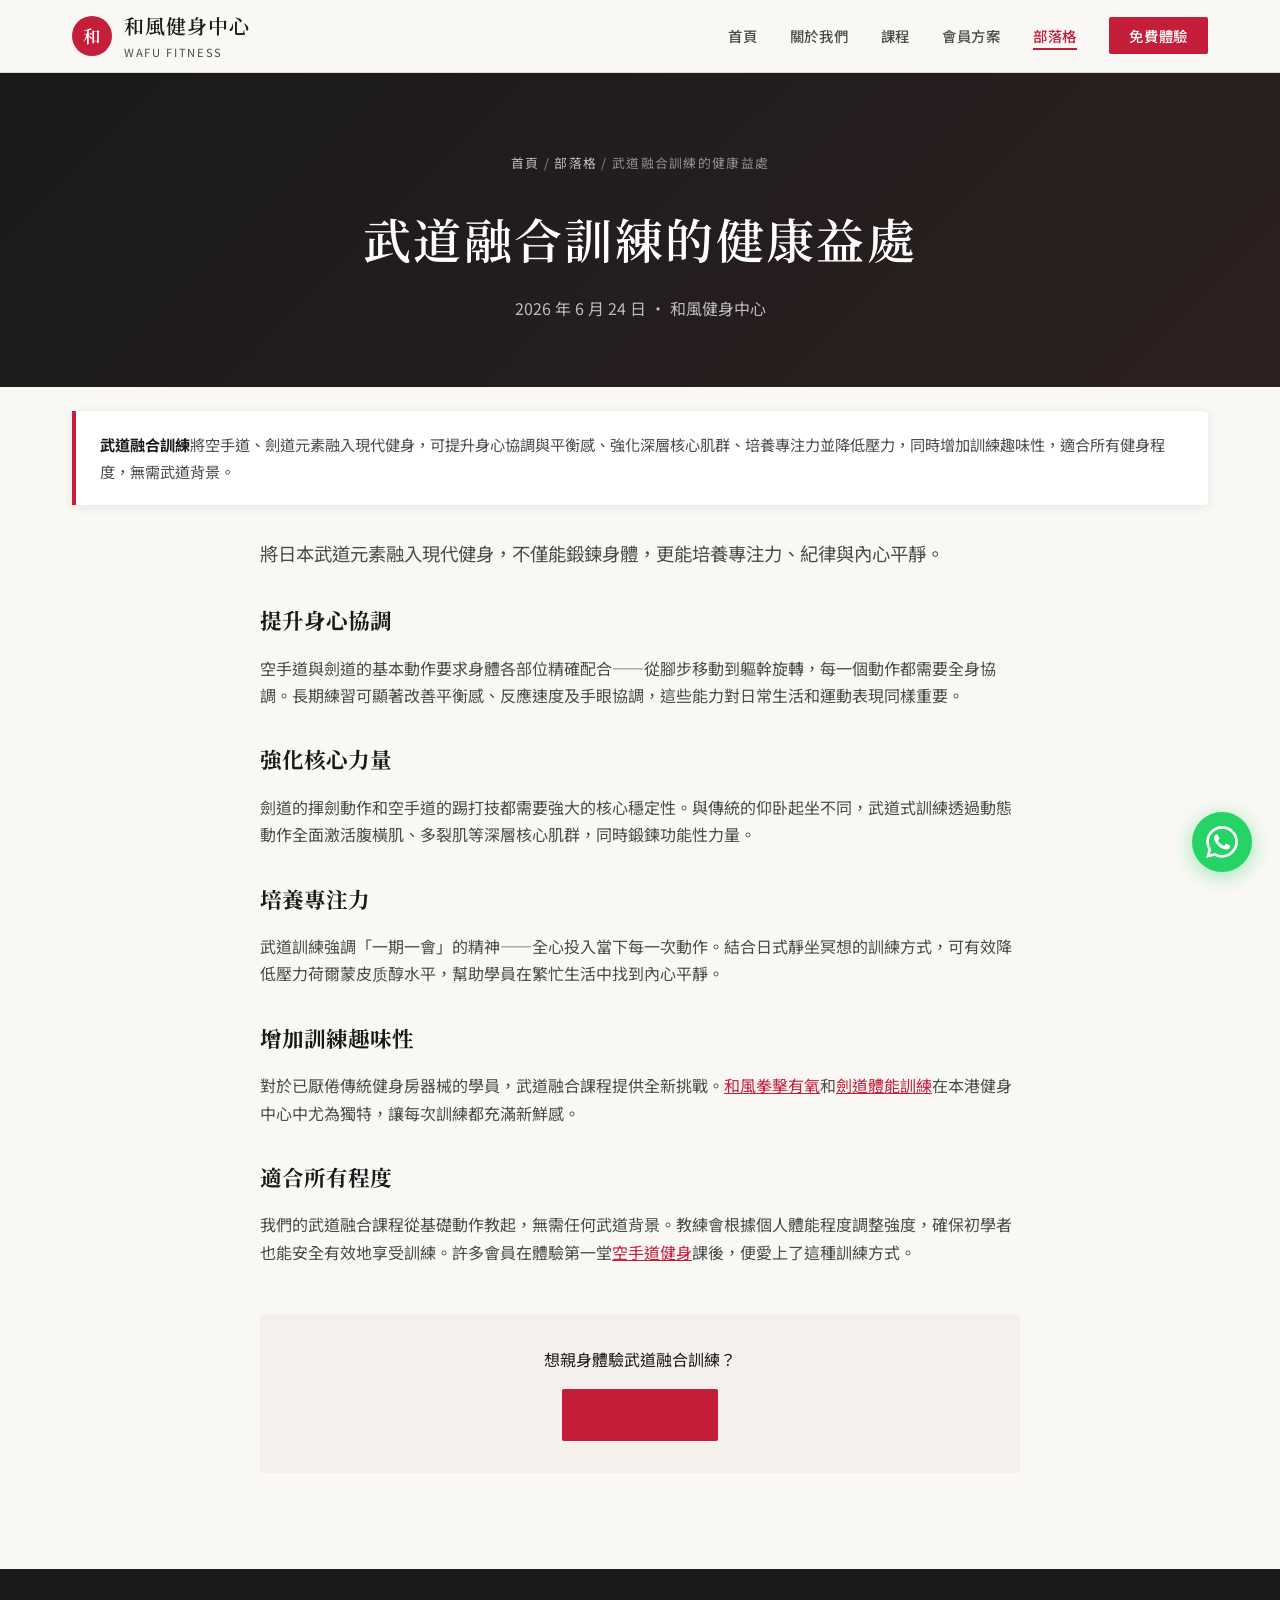
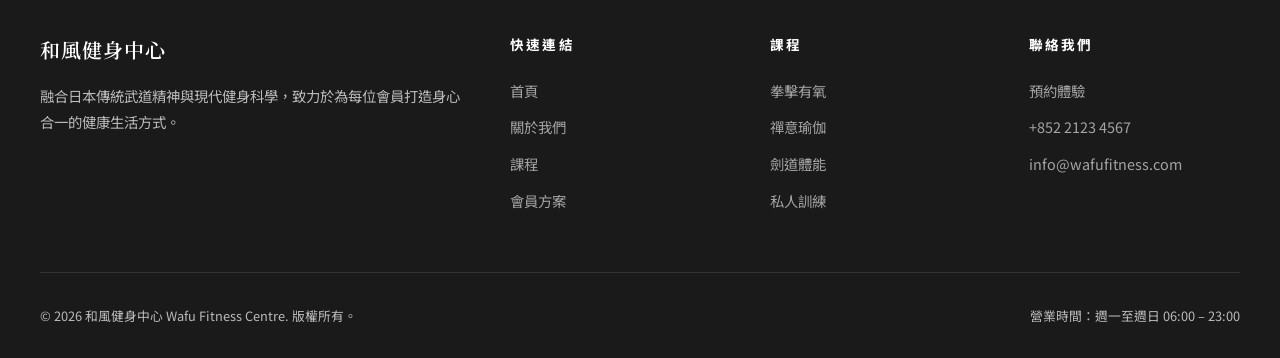
<file: blog/martial-arts-fitness-benefits.html>
<!DOCTYPE html>
<html lang="zh-Hant">
<head>
  <meta charset="UTF-8">
  <meta name="viewport" content="width=device-width, initial-scale=1.0">
  <title>武道融合訓練的健康益處 | 和風健身中心部落格</title>
  <meta name="description" content="武道融合訓練可提升身心協調、強化核心力量、培養專注力並增加訓練趣味性。了解和風健身中心空手道與劍道元素健身課程的獨特健康益處。">
  <meta name="robots" content="index, follow">
  <link rel="canonical" href="https://www.wafufitness.com/blog/martial-arts-fitness-benefits.html">
  <link rel="alternate" type="text/markdown" href="https://www.wafufitness.com/blog/martial-arts-fitness-benefits.html.md" title="Markdown 版本">
  <link rel="ai-catalog" href="https://www.wafufitness.com/.well-known/ai-catalog.json">
  <meta property="og:type" content="article">
  <meta property="og:locale" content="zh_Hant">
  <meta property="og:site_name" content="和風健身中心">
  <meta property="og:title" content="武道融合訓練的健康益處">
  <meta property="og:description" content="空手道與劍道元素如何提升身心協調、核心力量與專注力。">
  <meta property="og:url" content="https://www.wafufitness.com/blog/martial-arts-fitness-benefits.html">
  <meta name="twitter:card" content="summary">
  <link rel="stylesheet" href="../styles.css">
  <script type="application/ld+json">
  {
    "@context": "https://schema.org",
    "@graph": [
      {
        "@type": "BlogPosting",
        "@id": "https://www.wafufitness.com/blog/martial-arts-fitness-benefits.html#article",
        "headline": "武道融合訓練的健康益處",
        "description": "將日本武道元素融入現代健身的身心益處。",
        "datePublished": "2026-06-24",
        "dateModified": "2026-06-24",
        "author": { "@type": "Organization", "name": "和風健身中心" },
        "publisher": { "@id": "https://www.wafufitness.com/#organization" },
        "mainEntityOfPage": "https://www.wafufitness.com/blog/martial-arts-fitness-benefits.html",
        "inLanguage": "zh-Hant",
        "articleSection": "武道健身"
      },
      {
        "@type": "ExerciseGym",
        "@id": "https://www.wafufitness.com/#organization",
        "name": "和風健身中心",
        "url": "https://www.wafufitness.com/"
      },
      {
        "@type": "BreadcrumbList",
        "itemListElement": [
          { "@type": "ListItem", "position": 1, "name": "首頁", "item": "https://www.wafufitness.com/" },
          { "@type": "ListItem", "position": 2, "name": "部落格", "item": "https://www.wafufitness.com/blog/" },
          { "@type": "ListItem", "position": 3, "name": "武道融合訓練的健康益處" }
        ]
      }
    ]
  }
  </script>
</head>
<body>
  <header id="header">
    <nav>
      <a href="../index.html" class="logo">
        <div class="logo-icon">和</div>
        <div>
          <span class="logo-text">和風健身中心</span>
          <span class="logo-sub">WAFU FITNESS</span>
        </div>
      </a>
      <ul class="nav-links" id="navLinks">
        <li><a href="../index.html">首頁</a></li>
        <li><a href="../about.html">關於我們</a></li>
        <li><a href="../classes.html">課程</a></li>
        <li><a href="../membership.html">會員方案</a></li>
        <li><a href="index.html" class="active">部落格</a></li>
        <li><a href="../contact.html" class="nav-cta">免費體驗</a></li>
      </ul>
      <button class="menu-toggle" id="menuToggle" aria-label="開啟選單">
        <span></span><span></span><span></span>
      </button>
    </nav>
  </header>

  <main>
    <article>
      <section class="page-hero">
        <div class="breadcrumb"><a href="../index.html">首頁</a> / <a href="index.html">部落格</a> / 武道融合訓練的健康益處</div>
        <h1>武道融合訓練的健康益處</h1>
        <p><time datetime="2026-06-24">2026 年 6 月 24 日</time> · 和風健身中心</p>
      </section>

      <div class="seo-answer" role="note" aria-label="文章摘要">
        <p><strong>武道融合訓練</strong>將空手道、劍道元素融入現代健身，可提升身心協調與平衡感、強化深層核心肌群、培養專注力並降低壓力，同時增加訓練趣味性，適合所有健身程度，無需武道背景。</p>
      </div>

      <section class="section blog-article">
        <div class="section-inner blog-article-inner">
          <p class="blog-lead">將日本武道元素融入現代健身，不僅能鍛鍊身體，更能培養專注力、紀律與內心平靜。</p>

          <h2>提升身心協調</h2>
          <p>空手道與劍道的基本動作要求身體各部位精確配合——從腳步移動到軀幹旋轉，每一個動作都需要全身協調。長期練習可顯著改善平衡感、反應速度及手眼協調，這些能力對日常生活和運動表現同樣重要。</p>

          <h2>強化核心力量</h2>
          <p>劍道的揮劍動作和空手道的踢打技都需要強大的核心穩定性。與傳統的仰卧起坐不同，武道式訓練透過動態動作全面激活腹橫肌、多裂肌等深層核心肌群，同時鍛鍊功能性力量。</p>

          <h2>培養專注力</h2>
          <p>武道訓練強調「一期一會」的精神——全心投入當下每一次動作。結合日式靜坐冥想的訓練方式，可有效降低壓力荷爾蒙皮质醇水平，幫助學員在繁忙生活中找到內心平靜。</p>

          <h2>增加訓練趣味性</h2>
          <p>對於已厭倦傳統健身房器械的學員，武道融合課程提供全新挑戰。<a href="../classes.html">和風拳擊有氧</a>和<a href="../classes.html">劍道體能訓練</a>在本港健身中心中尤為獨特，讓每次訓練都充滿新鮮感。</p>

          <h2>適合所有程度</h2>
          <p>我們的武道融合課程從基礎動作教起，無需任何武道背景。教練會根據個人體能程度調整強度，確保初學者也能安全有效地享受訓練。許多會員在體驗第一堂<a href="../classes.html">空手道健身</a>課後，便愛上了這種訓練方式。</p>

          <div class="blog-cta">
            <p>想親身體驗武道融合訓練？</p>
            <a href="../contact.html" class="btn btn-primary">預約免費體驗</a>
          </div>
        </div>
      </section>
    </article>
  </main>

  <footer>
    <div class="footer-inner">
      <div class="footer-grid">
        <div class="footer-brand">
          <span class="logo-text">和風健身中心</span>
          <p>融合日本傳統武道精神與現代健身科學，致力於為每位會員打造身心合一的健康生活方式。</p>
        </div>
        <div class="footer-col">
          <h4>快速連結</h4>
          <ul>
            <li><a href="../index.html">首頁</a></li>
            <li><a href="../about.html">關於我們</a></li>
            <li><a href="../classes.html">課程</a></li>
            <li><a href="../membership.html">會員方案</a></li>
          </ul>
        </div>
        <div class="footer-col">
          <h4>課程</h4>
          <ul>
            <li><a href="../classes.html">拳擊有氧</a></li>
            <li><a href="../classes.html">禪意瑜伽</a></li>
            <li><a href="../classes.html">劍道體能</a></li>
            <li><a href="../classes.html">私人訓練</a></li>
          </ul>
        </div>
        <div class="footer-col">
          <h4>聯絡我們</h4>
          <ul>
            <li><a href="../contact.html">預約體驗</a></li>
            <li><a href="tel:+85221234567">+852 2123 4567</a></li>
            <li><a href="mailto:info@wafufitness.com">info@wafufitness.com</a></li>
          </ul>
        </div>
      </div>
      <div class="footer-bottom">
        <span>&copy; 2026 和風健身中心 Wafu Fitness Centre. 版權所有。</span>
        <span>營業時間：週一至週日 06:00 – 23:00</span>
      </div>
    </div>
  </footer>

  <a href="https://wa.me/85222223333" class="whatsapp-float" target="_blank" rel="noopener noreferrer" aria-label="透過 WhatsApp 聯絡我們">
    <span class="whatsapp-float-tooltip">WhatsApp 查詢</span>
    <svg viewBox="0 0 24 24" aria-hidden="true"><path d="M17.472 14.382c-.297-.149-1.758-.867-2.03-.967-.273-.099-.471-.148-.67.15-.197.297-.767.966-.94 1.164-.173.199-.347.223-.644.075-.297-.15-1.255-.463-2.39-1.475-.883-.788-1.48-1.761-1.653-2.059-.173-.297-.018-.458.13-.606.134-.133.298-.347.446-.52.149-.174.198-.298.298-.497.099-.198.05-.371-.025-.52-.075-.149-.669-1.612-.916-2.207-.242-.579-.487-.5-.669-.51-.173-.008-.371-.01-.57-.01-.198 0-.52.074-.792.372-.272.297-1.04 1.016-1.04 2.479 0 1.462 1.065 2.875 1.213 3.074.149.198 2.096 3.2 5.077 4.487.709.306 1.262.489 1.694.625.712.227 1.36.195 1.871.118.571-.085 1.758-.719 2.006-1.413.248-.694.248-1.289.173-1.413-.074-.124-.272-.198-.57-.347m-5.421 7.403h-.004a9.87 9.87 0 01-5.031-1.378l-.361-.214-3.741.982.998-3.648-.235-.374a9.86 9.86 0 01-1.51-5.26c.001-5.45 4.436-9.884 9.888-9.884 2.64 0 5.122 1.03 6.988 2.898a9.825 9.825 0 012.893 6.994c-.003 5.45-4.435 9.884-9.881 9.884m8.413-18.297A11.815 11.815 0 0012.05 0C5.495 0 .16 5.335.157 11.892c0 2.096.547 4.142 1.588 5.945L.057 24l6.305-1.654a11.882 11.882 0 005.683 1.448h.005c6.554 0 11.89-5.335 11.893-11.893a11.821 11.821 0 00-3.48-8.413z"/></svg>
  </a>

  <script>
    const header = document.getElementById('header');
    const menuToggle = document.getElementById('menuToggle');
    const navLinks = document.getElementById('navLinks');
    window.addEventListener('scroll', () => header.classList.toggle('scrolled', window.scrollY > 50));
    menuToggle.addEventListener('click', () => navLinks.classList.toggle('open'));
  </script>
</body>
</html>
</file>
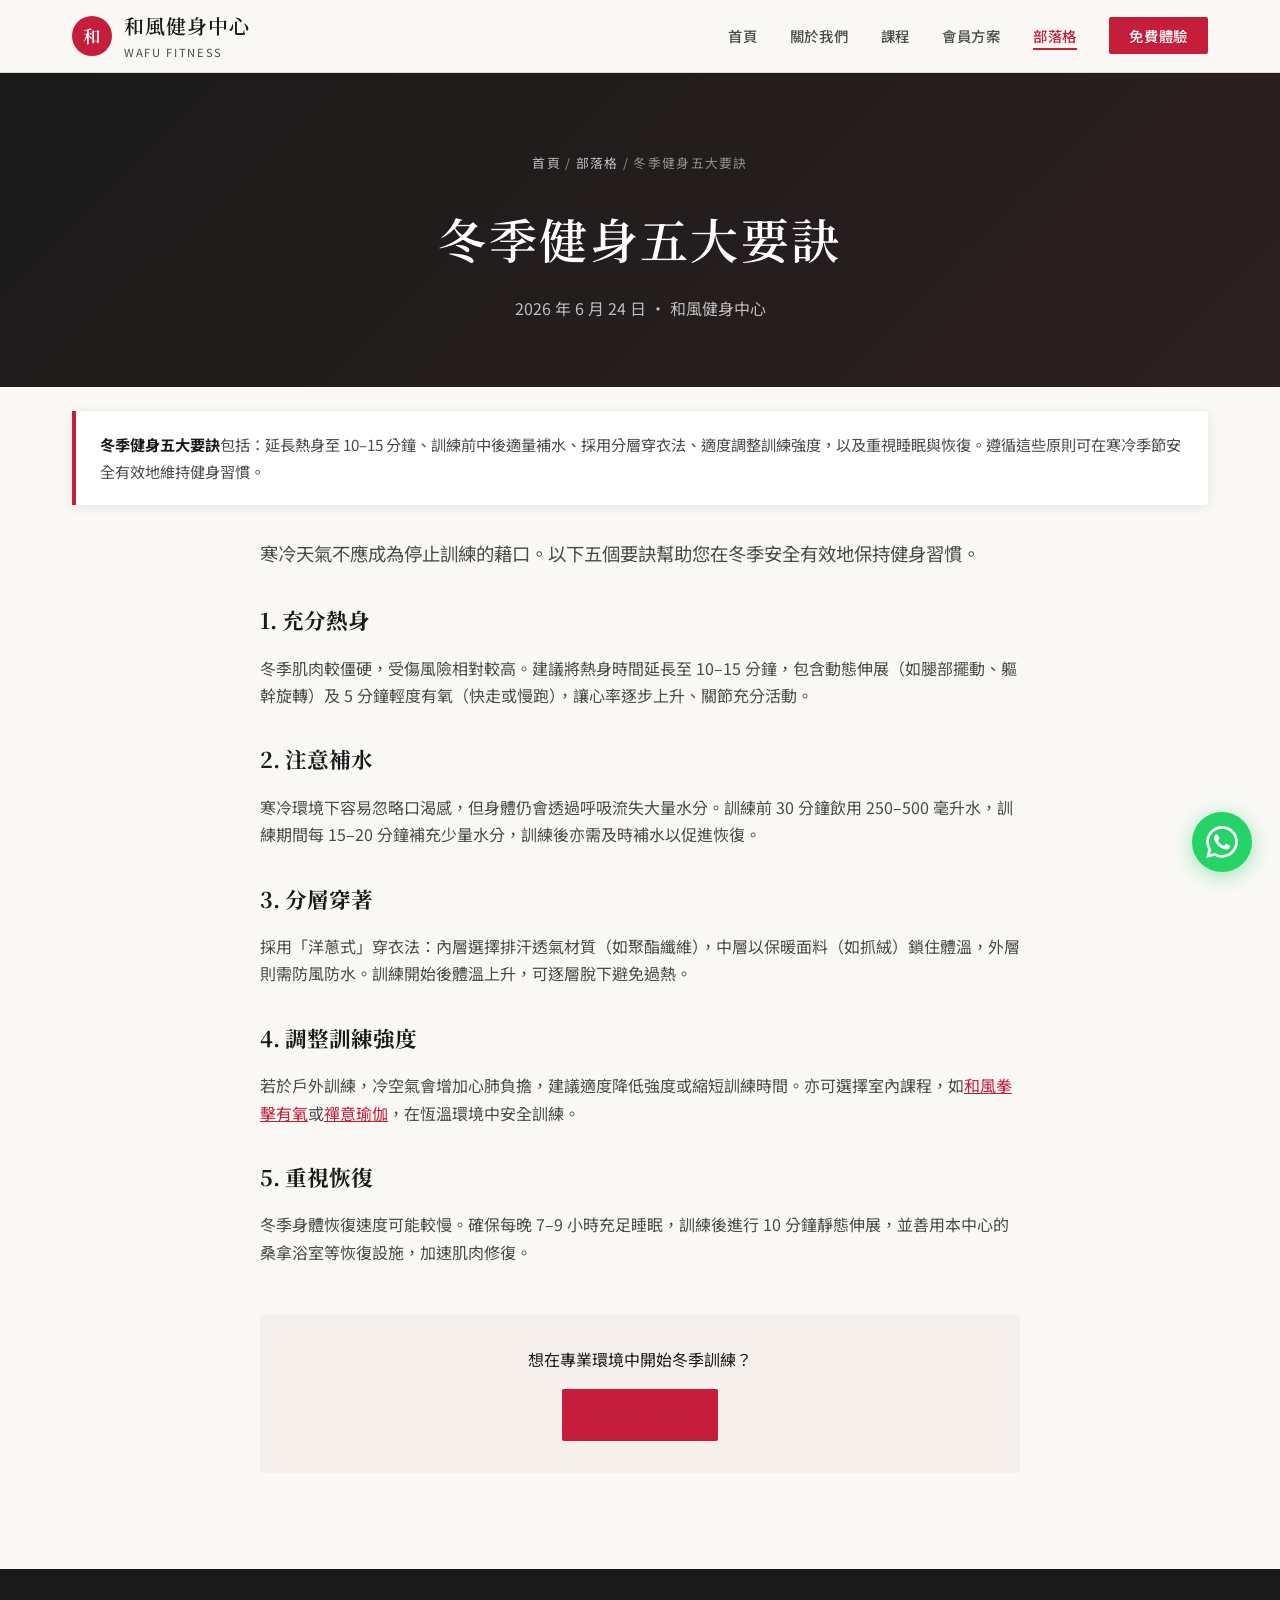
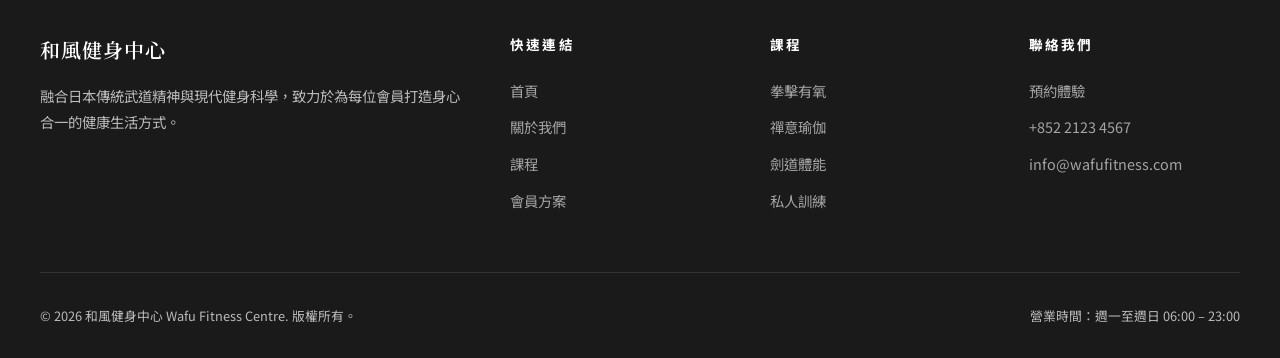
<file: blog/winter-training-tips.html>
<!DOCTYPE html>
<html lang="zh-Hant">
<head>
  <meta charset="UTF-8">
  <meta name="viewport" content="width=device-width, initial-scale=1.0">
  <title>冬季健身五大要訣 | 和風健身中心部落格</title>
  <meta name="description" content="冬季健身五大要訣：充分熱身、注意補水、分層穿著、調整強度、重視恢復。和風健身中心教練分享寒冷季節安全有效訓練指南。">
  <meta name="robots" content="index, follow">
  <link rel="canonical" href="https://www.wafufitness.com/blog/winter-training-tips.html">
  <link rel="alternate" type="text/markdown" href="https://www.wafufitness.com/blog/winter-training-tips.html.md" title="Markdown 版本">
  <link rel="ai-catalog" href="https://www.wafufitness.com/.well-known/ai-catalog.json">
  <meta property="og:type" content="article">
  <meta property="og:locale" content="zh_Hant">
  <meta property="og:site_name" content="和風健身中心">
  <meta property="og:title" content="冬季健身五大要訣">
  <meta property="og:description" content="寒冷季節安全有效訓練的五大實用要訣。">
  <meta property="og:url" content="https://www.wafufitness.com/blog/winter-training-tips.html">
  <meta name="twitter:card" content="summary">
  <link rel="stylesheet" href="../styles.css">
  <script type="application/ld+json">
  {
    "@context": "https://schema.org",
    "@graph": [
      {
        "@type": "BlogPosting",
        "@id": "https://www.wafufitness.com/blog/winter-training-tips.html#article",
        "headline": "冬季健身五大要訣",
        "description": "寒冷天氣下安全有效健身的五大實用建議。",
        "datePublished": "2026-06-24",
        "dateModified": "2026-06-24",
        "author": { "@type": "Organization", "name": "和風健身中心" },
        "publisher": { "@id": "https://www.wafufitness.com/#organization" },
        "mainEntityOfPage": "https://www.wafufitness.com/blog/winter-training-tips.html",
        "inLanguage": "zh-Hant",
        "articleSection": "健身指南"
      },
      {
        "@type": "ExerciseGym",
        "@id": "https://www.wafufitness.com/#organization",
        "name": "和風健身中心",
        "url": "https://www.wafufitness.com/"
      },
      {
        "@type": "BreadcrumbList",
        "itemListElement": [
          { "@type": "ListItem", "position": 1, "name": "首頁", "item": "https://www.wafufitness.com/" },
          { "@type": "ListItem", "position": 2, "name": "部落格", "item": "https://www.wafufitness.com/blog/" },
          { "@type": "ListItem", "position": 3, "name": "冬季健身五大要訣" }
        ]
      }
    ]
  }
  </script>
</head>
<body>
  <header id="header">
    <nav>
      <a href="../index.html" class="logo">
        <div class="logo-icon">和</div>
        <div>
          <span class="logo-text">和風健身中心</span>
          <span class="logo-sub">WAFU FITNESS</span>
        </div>
      </a>
      <ul class="nav-links" id="navLinks">
        <li><a href="../index.html">首頁</a></li>
        <li><a href="../about.html">關於我們</a></li>
        <li><a href="../classes.html">課程</a></li>
        <li><a href="../membership.html">會員方案</a></li>
        <li><a href="index.html" class="active">部落格</a></li>
        <li><a href="../contact.html" class="nav-cta">免費體驗</a></li>
      </ul>
      <button class="menu-toggle" id="menuToggle" aria-label="開啟選單">
        <span></span><span></span><span></span>
      </button>
    </nav>
  </header>

  <main>
    <article>
      <section class="page-hero">
        <div class="breadcrumb"><a href="../index.html">首頁</a> / <a href="index.html">部落格</a> / 冬季健身五大要訣</div>
        <h1>冬季健身五大要訣</h1>
        <p><time datetime="2026-06-24">2026 年 6 月 24 日</time> · 和風健身中心</p>
      </section>

      <div class="seo-answer" role="note" aria-label="文章摘要">
        <p><strong>冬季健身五大要訣</strong>包括：延長熱身至 10–15 分鐘、訓練前中後適量補水、採用分層穿衣法、適度調整訓練強度，以及重視睡眠與恢復。遵循這些原則可在寒冷季節安全有效地維持健身習慣。</p>
      </div>

      <section class="section blog-article">
        <div class="section-inner blog-article-inner">
          <p class="blog-lead">寒冷天氣不應成為停止訓練的藉口。以下五個要訣幫助您在冬季安全有效地保持健身習慣。</p>

          <h2>1. 充分熱身</h2>
          <p>冬季肌肉較僵硬，受傷風險相對較高。建議將熱身時間延長至 10–15 分鐘，包含動態伸展（如腿部擺動、軀幹旋轉）及 5 分鐘輕度有氧（快走或慢跑），讓心率逐步上升、關節充分活動。</p>

          <h2>2. 注意補水</h2>
          <p>寒冷環境下容易忽略口渴感，但身體仍會透過呼吸流失大量水分。訓練前 30 分鐘飲用 250–500 毫升水，訓練期間每 15–20 分鐘補充少量水分，訓練後亦需及時補水以促進恢復。</p>

          <h2>3. 分層穿著</h2>
          <p>採用「洋蔥式」穿衣法：內層選擇排汗透氣材質（如聚酯纖維），中層以保暖面料（如抓絨）鎖住體溫，外層則需防風防水。訓練開始後體溫上升，可逐層脫下避免過熱。</p>

          <h2>4. 調整訓練強度</h2>
          <p>若於戶外訓練，冷空氣會增加心肺負擔，建議適度降低強度或縮短訓練時間。亦可選擇室內課程，如<a href="../classes.html">和風拳擊有氧</a>或<a href="../classes.html">禪意瑜伽</a>，在恆溫環境中安全訓練。</p>

          <h2>5. 重視恢復</h2>
          <p>冬季身體恢復速度可能較慢。確保每晚 7–9 小時充足睡眠，訓練後進行 10 分鐘靜態伸展，並善用本中心的桑拿浴室等恢復設施，加速肌肉修復。</p>

          <div class="blog-cta">
            <p>想在專業環境中開始冬季訓練？</p>
            <a href="../contact.html" class="btn btn-primary">預約免費體驗</a>
          </div>
        </div>
      </section>
    </article>
  </main>

  <footer>
    <div class="footer-inner">
      <div class="footer-grid">
        <div class="footer-brand">
          <span class="logo-text">和風健身中心</span>
          <p>融合日本傳統武道精神與現代健身科學，致力於為每位會員打造身心合一的健康生活方式。</p>
        </div>
        <div class="footer-col">
          <h4>快速連結</h4>
          <ul>
            <li><a href="../index.html">首頁</a></li>
            <li><a href="../about.html">關於我們</a></li>
            <li><a href="../classes.html">課程</a></li>
            <li><a href="../membership.html">會員方案</a></li>
          </ul>
        </div>
        <div class="footer-col">
          <h4>課程</h4>
          <ul>
            <li><a href="../classes.html">拳擊有氧</a></li>
            <li><a href="../classes.html">禪意瑜伽</a></li>
            <li><a href="../classes.html">劍道體能</a></li>
            <li><a href="../classes.html">私人訓練</a></li>
          </ul>
        </div>
        <div class="footer-col">
          <h4>聯絡我們</h4>
          <ul>
            <li><a href="../contact.html">預約體驗</a></li>
            <li><a href="tel:+85221234567">+852 2123 4567</a></li>
            <li><a href="mailto:info@wafufitness.com">info@wafufitness.com</a></li>
          </ul>
        </div>
      </div>
      <div class="footer-bottom">
        <span>&copy; 2026 和風健身中心 Wafu Fitness Centre. 版權所有。</span>
        <span>營業時間：週一至週日 06:00 – 23:00</span>
      </div>
    </div>
  </footer>

  <a href="https://wa.me/85222223333" class="whatsapp-float" target="_blank" rel="noopener noreferrer" aria-label="透過 WhatsApp 聯絡我們">
    <span class="whatsapp-float-tooltip">WhatsApp 查詢</span>
    <svg viewBox="0 0 24 24" aria-hidden="true"><path d="M17.472 14.382c-.297-.149-1.758-.867-2.03-.967-.273-.099-.471-.148-.67.15-.197.297-.767.966-.94 1.164-.173.199-.347.223-.644.075-.297-.15-1.255-.463-2.39-1.475-.883-.788-1.48-1.761-1.653-2.059-.173-.297-.018-.458.13-.606.134-.133.298-.347.446-.52.149-.174.198-.298.298-.497.099-.198.05-.371-.025-.52-.075-.149-.669-1.612-.916-2.207-.242-.579-.487-.5-.669-.51-.173-.008-.371-.01-.57-.01-.198 0-.52.074-.792.372-.272.297-1.04 1.016-1.04 2.479 0 1.462 1.065 2.875 1.213 3.074.149.198 2.096 3.2 5.077 4.487.709.306 1.262.489 1.694.625.712.227 1.36.195 1.871.118.571-.085 1.758-.719 2.006-1.413.248-.694.248-1.289.173-1.413-.074-.124-.272-.198-.57-.347m-5.421 7.403h-.004a9.87 9.87 0 01-5.031-1.378l-.361-.214-3.741.982.998-3.648-.235-.374a9.86 9.86 0 01-1.51-5.26c.001-5.45 4.436-9.884 9.888-9.884 2.64 0 5.122 1.03 6.988 2.898a9.825 9.825 0 012.893 6.994c-.003 5.45-4.435 9.884-9.881 9.884m8.413-18.297A11.815 11.815 0 0012.05 0C5.495 0 .16 5.335.157 11.892c0 2.096.547 4.142 1.588 5.945L.057 24l6.305-1.654a11.882 11.882 0 005.683 1.448h.005c6.554 0 11.89-5.335 11.893-11.893a11.821 11.821 0 00-3.48-8.413z"/></svg>
  </a>

  <script>
    const header = document.getElementById('header');
    const menuToggle = document.getElementById('menuToggle');
    const navLinks = document.getElementById('navLinks');
    window.addEventListener('scroll', () => header.classList.toggle('scrolled', window.scrollY > 50));
    menuToggle.addEventListener('click', () => navLinks.classList.toggle('open'));
  </script>
</body>
</html>
</file>
<file: styles.css>
/* 和風健身中心 - 共用樣式 */
@import url('https://fonts.googleapis.com/css2?family=Noto+Sans+TC:wght@300;400;500;700&family=Noto+Serif+JP:wght@400;600&display=swap');

:root {
  --primary: #c41e3a;
  --primary-dark: #9a1830;
  --ink: #1a1a1a;
  --ink-light: #4a4a4a;
  --paper: #faf8f5;
  --paper-warm: #f5f0eb;
  --gold: #b8860b;
  --border: #e0d8d0;
  --shadow: rgba(26, 26, 26, 0.08);
}

* {
  margin: 0;
  padding: 0;
  box-sizing: border-box;
}

html {
  scroll-behavior: smooth;
}

body {
  font-family: 'Noto Sans TC', sans-serif;
  background: var(--paper);
  color: var(--ink);
  line-height: 1.7;
  font-size: 16px;
}

/* 導航列 */
header {
  position: fixed;
  top: 0;
  left: 0;
  right: 0;
  z-index: 1000;
  background: rgba(250, 248, 245, 0.95);
  backdrop-filter: blur(12px);
  border-bottom: 1px solid var(--border);
  transition: box-shadow 0.3s;
}

header.scrolled {
  box-shadow: 0 2px 20px var(--shadow);
}

nav {
  max-width: 1200px;
  margin: 0 auto;
  padding: 0 2rem;
  display: flex;
  align-items: center;
  justify-content: space-between;
  height: 72px;
}

.logo {
  display: flex;
  align-items: center;
  gap: 0.75rem;
  text-decoration: none;
  color: var(--ink);
}

.logo-icon {
  width: 40px;
  height: 40px;
  background: var(--primary);
  border-radius: 50%;
  display: flex;
  align-items: center;
  justify-content: center;
  color: white;
  font-family: 'Noto Serif JP', serif;
  font-size: 1.1rem;
  font-weight: 600;
}

.logo-text {
  font-family: 'Noto Serif JP', serif;
  font-size: 1.25rem;
  font-weight: 600;
  letter-spacing: 0.05em;
}

.logo-sub {
  font-size: 0.7rem;
  color: var(--ink-light);
  letter-spacing: 0.15em;
  display: block;
}

.nav-links {
  display: flex;
  list-style: none;
  gap: 2rem;
}

.nav-links a {
  text-decoration: none;
  color: var(--ink-light);
  font-size: 0.9rem;
  font-weight: 500;
  letter-spacing: 0.05em;
  transition: color 0.2s;
  position: relative;
}

.nav-links a:hover,
.nav-links a.active {
  color: var(--primary);
}

.nav-links a.active::after {
  content: '';
  position: absolute;
  bottom: -4px;
  left: 0;
  right: 0;
  height: 2px;
  background: var(--primary);
}

.nav-cta {
  background: var(--primary);
  color: white !important;
  padding: 0.5rem 1.25rem;
  border-radius: 2px;
  transition: background 0.2s !important;
}

.nav-cta:hover {
  background: var(--primary-dark) !important;
}

.nav-cta::after {
  display: none !important;
}

/* 漢堡選單 */
.menu-toggle {
  display: none;
  flex-direction: column;
  gap: 5px;
  background: none;
  border: none;
  cursor: pointer;
  padding: 4px;
}

.menu-toggle span {
  display: block;
  width: 24px;
  height: 2px;
  background: var(--ink);
  transition: 0.3s;
}

/* 主要內容 */
main {
  margin-top: 72px;
}

/* 英雄區塊 */
.hero {
  position: relative;
  min-height: 85vh;
  display: flex;
  align-items: center;
  background: linear-gradient(135deg, #1a1a1a 0%, #2d2020 50%, #1a1a1a 100%);
  overflow: hidden;
}

.hero::before {
  content: '';
  position: absolute;
  inset: 0;
  background:
    radial-gradient(circle at 20% 80%, rgba(196, 30, 58, 0.15) 0%, transparent 50%),
    radial-gradient(circle at 80% 20%, rgba(184, 134, 11, 0.1) 0%, transparent 50%);
}

.hero-pattern {
  position: absolute;
  inset: 0;
  opacity: 0.04;
  background-image: url("data:image/svg+xml,%3Csvg width='60' height='60' viewBox='0 0 60 60' xmlns='http://www.w3.org/2000/svg'%3E%3Cg fill='none' fill-rule='evenodd'%3E%3Cg fill='%23ffffff' fill-opacity='1'%3E%3Cpath d='M36 34v-4h-2v4h-4v2h4v4h2v-4h4v-2h-4zm0-30V0h-2v4h-4v2h4v4h2V6h4V4h-4zM6 34v-4H4v4H0v2h4v4h2v-4h4v-2H6zM6 4V0H4v4H0v2h4v4h2V6h4V4H6z'/%3E%3C/g%3E%3C/g%3E%3C/svg%3E");
}

.hero-content {
  position: relative;
  max-width: 1200px;
  margin: 0 auto;
  padding: 4rem 2rem;
  color: white;
}

.hero-tag {
  display: inline-block;
  font-size: 0.8rem;
  letter-spacing: 0.3em;
  color: var(--gold);
  margin-bottom: 1.5rem;
  text-transform: uppercase;
}

.hero h1 {
  font-family: 'Noto Serif JP', serif;
  font-size: clamp(2.5rem, 6vw, 4.5rem);
  font-weight: 600;
  line-height: 1.2;
  margin-bottom: 1.5rem;
  letter-spacing: 0.05em;
}

.hero h1 span {
  color: var(--primary);
}

.hero-desc {
  font-size: 1.15rem;
  color: rgba(255, 255, 255, 0.75);
  max-width: 540px;
  margin-bottom: 2.5rem;
  font-weight: 300;
}

.hero-buttons {
  display: flex;
  gap: 1rem;
  flex-wrap: wrap;
}

/* 按鈕 */
.btn {
  display: inline-block;
  padding: 0.875rem 2rem;
  font-size: 0.9rem;
  font-weight: 500;
  letter-spacing: 0.1em;
  text-decoration: none;
  border-radius: 2px;
  transition: all 0.25s;
  cursor: pointer;
  border: none;
  font-family: inherit;
}

.btn-primary {
  background: var(--primary);
  color: white;
}

.btn-primary:hover {
  background: var(--primary-dark);
  transform: translateY(-2px);
  box-shadow: 0 8px 25px rgba(196, 30, 58, 0.35);
}

.btn-outline {
  background: transparent;
  color: white;
  border: 1px solid rgba(255, 255, 255, 0.4);
}

.btn-outline:hover {
  border-color: white;
  background: rgba(255, 255, 255, 0.08);
}

.btn-dark {
  background: var(--ink);
  color: white;
}

.btn-dark:hover {
  background: #333;
  transform: translateY(-2px);
}

/* 區塊 */
.section {
  padding: 6rem 2rem;
}

.section-inner {
  max-width: 1200px;
  margin: 0 auto;
}

.section-header {
  text-align: center;
  margin-bottom: 4rem;
}

.section-tag {
  font-size: 0.75rem;
  letter-spacing: 0.3em;
  color: var(--primary);
  margin-bottom: 0.75rem;
  display: block;
}

.section-header h2 {
  font-family: 'Noto Serif JP', serif;
  font-size: clamp(1.75rem, 4vw, 2.5rem);
  font-weight: 600;
  margin-bottom: 1rem;
  letter-spacing: 0.05em;
}

.section-header p {
  color: var(--ink-light);
  max-width: 600px;
  margin: 0 auto;
}

/* 特色卡片 */
.features-grid {
  display: grid;
  grid-template-columns: repeat(auto-fit, minmax(280px, 1fr));
  gap: 2rem;
}

.feature-card {
  background: white;
  padding: 2.5rem 2rem;
  border: 1px solid var(--border);
  border-radius: 4px;
  transition: transform 0.3s, box-shadow 0.3s;
}

.feature-card:hover {
  transform: translateY(-4px);
  box-shadow: 0 12px 40px var(--shadow);
}

.feature-icon {
  width: 56px;
  height: 56px;
  background: var(--paper-warm);
  border-radius: 50%;
  display: flex;
  align-items: center;
  justify-content: center;
  font-size: 1.5rem;
  margin-bottom: 1.5rem;
}

.feature-card h3 {
  font-size: 1.15rem;
  font-weight: 600;
  margin-bottom: 0.75rem;
}

.feature-card p {
  color: var(--ink-light);
  font-size: 0.95rem;
}

/* 統計數據 */
.stats {
  background: var(--ink);
  color: white;
  padding: 4rem 2rem;
}

.stats-grid {
  max-width: 1200px;
  margin: 0 auto;
  display: grid;
  grid-template-columns: repeat(auto-fit, minmax(200px, 1fr));
  gap: 2rem;
  text-align: center;
}

.stat-number {
  font-family: 'Noto Serif JP', serif;
  font-size: 3rem;
  font-weight: 600;
  color: var(--primary);
  line-height: 1;
  margin-bottom: 0.5rem;
}

.stat-label {
  font-size: 0.9rem;
  color: rgba(255, 255, 255, 0.7);
  letter-spacing: 0.1em;
}

/* 頁面標題 */
.page-hero {
  background: linear-gradient(135deg, #1a1a1a 0%, #2d2020 100%);
  color: white;
  padding: 5rem 2rem 4rem;
  text-align: center;
}

.page-hero h1 {
  font-family: 'Noto Serif JP', serif;
  font-size: clamp(2rem, 5vw, 3rem);
  font-weight: 600;
  margin-bottom: 1rem;
  letter-spacing: 0.05em;
}

.page-hero p {
  color: rgba(255, 255, 255, 0.7);
  max-width: 600px;
  margin: 0 auto;
}

.breadcrumb {
  font-size: 0.8rem;
  color: rgba(255, 255, 255, 0.5);
  margin-bottom: 1.5rem;
  letter-spacing: 0.1em;
}

.breadcrumb a {
  color: rgba(255, 255, 255, 0.7);
  text-decoration: none;
}

.breadcrumb a:hover {
  color: white;
}

/* 關於頁面 */
.about-grid {
  display: grid;
  grid-template-columns: 1fr 1fr;
  gap: 4rem;
  align-items: center;
}

.about-image {
  aspect-ratio: 4/3;
  background: linear-gradient(135deg, var(--paper-warm) 0%, var(--border) 100%);
  border-radius: 4px;
  display: flex;
  align-items: center;
  justify-content: center;
  font-size: 4rem;
  position: relative;
  overflow: hidden;
}

.about-image::after {
  content: '';
  position: absolute;
  bottom: 0;
  left: 0;
  right: 0;
  height: 4px;
  background: var(--primary);
}

.about-text h3 {
  font-family: 'Noto Serif JP', serif;
  font-size: 1.75rem;
  margin-bottom: 1.5rem;
}

.about-text p {
  color: var(--ink-light);
  margin-bottom: 1.25rem;
}

.values-grid {
  display: grid;
  grid-template-columns: repeat(auto-fit, minmax(250px, 1fr));
  gap: 2rem;
  margin-top: 3rem;
}

.value-item {
  padding: 2rem;
  border-left: 3px solid var(--primary);
  background: white;
}

.value-item h4 {
  font-size: 1.1rem;
  margin-bottom: 0.75rem;
}

.value-item p {
  color: var(--ink-light);
  font-size: 0.95rem;
}

/* 課程卡片 */
.classes-grid {
  display: grid;
  grid-template-columns: repeat(auto-fit, minmax(320px, 1fr));
  gap: 2rem;
}

.class-card {
  background: white;
  border: 1px solid var(--border);
  border-radius: 4px;
  overflow: hidden;
  transition: transform 0.3s, box-shadow 0.3s;
}

.class-card:hover {
  transform: translateY(-4px);
  box-shadow: 0 12px 40px var(--shadow);
}

.class-image {
  height: 200px;
  display: flex;
  align-items: center;
  justify-content: center;
  font-size: 3.5rem;
  background: var(--paper-warm);
}

.class-body {
  padding: 1.75rem;
}

.class-tag {
  display: inline-block;
  font-size: 0.7rem;
  letter-spacing: 0.15em;
  color: var(--primary);
  background: rgba(196, 30, 58, 0.08);
  padding: 0.25rem 0.75rem;
  border-radius: 2px;
  margin-bottom: 0.75rem;
}

.class-body h3 {
  font-size: 1.2rem;
  margin-bottom: 0.5rem;
}

.class-body p {
  color: var(--ink-light);
  font-size: 0.9rem;
  margin-bottom: 1rem;
}

.class-meta {
  display: flex;
  gap: 1.5rem;
  font-size: 0.85rem;
  color: var(--ink-light);
  padding-top: 1rem;
  border-top: 1px solid var(--border);
}

/* 會員方案 */
.pricing-grid {
  display: grid;
  grid-template-columns: repeat(auto-fit, minmax(300px, 1fr));
  gap: 2rem;
  align-items: start;
}

.pricing-card {
  background: white;
  border: 1px solid var(--border);
  border-radius: 4px;
  padding: 2.5rem 2rem;
  text-align: center;
  transition: transform 0.3s, box-shadow 0.3s;
}

.pricing-card.featured {
  border-color: var(--primary);
  position: relative;
  transform: scale(1.03);
}

.pricing-card.featured::before {
  content: '最受歡迎';
  position: absolute;
  top: -12px;
  left: 50%;
  transform: translateX(-50%);
  background: var(--primary);
  color: white;
  font-size: 0.7rem;
  letter-spacing: 0.15em;
  padding: 0.35rem 1rem;
  border-radius: 2px;
}

.pricing-card:hover {
  box-shadow: 0 12px 40px var(--shadow);
}

.pricing-name {
  font-size: 1.1rem;
  font-weight: 600;
  margin-bottom: 0.5rem;
}

.pricing-price {
  font-family: 'Noto Serif JP', serif;
  font-size: 2.5rem;
  font-weight: 600;
  color: var(--primary);
  margin: 1rem 0;
}

.pricing-price span {
  font-size: 1rem;
  color: var(--ink-light);
  font-family: 'Noto Sans TC', sans-serif;
}

.pricing-desc {
  color: var(--ink-light);
  font-size: 0.9rem;
  margin-bottom: 2rem;
  padding-bottom: 2rem;
  border-bottom: 1px solid var(--border);
}

.pricing-features {
  list-style: none;
  text-align: left;
  margin-bottom: 2rem;
}

.pricing-features li {
  padding: 0.5rem 0;
  font-size: 0.9rem;
  color: var(--ink-light);
  display: flex;
  align-items: center;
  gap: 0.75rem;
}

.pricing-features li::before {
  content: '✓';
  color: var(--primary);
  font-weight: 700;
}

/* 聯絡表單 */
.contact-grid {
  display: grid;
  grid-template-columns: 1fr 1.2fr;
  gap: 4rem;
}

.contact-info h3 {
  font-family: 'Noto Serif JP', serif;
  font-size: 1.5rem;
  margin-bottom: 2rem;
}

.contact-item {
  display: flex;
  gap: 1rem;
  margin-bottom: 1.75rem;
}

.contact-icon {
  width: 48px;
  height: 48px;
  background: var(--paper-warm);
  border-radius: 50%;
  display: flex;
  align-items: center;
  justify-content: center;
  font-size: 1.25rem;
  flex-shrink: 0;
}

.contact-item h4 {
  font-size: 0.85rem;
  color: var(--ink-light);
  margin-bottom: 0.25rem;
  letter-spacing: 0.05em;
}

.contact-item p {
  font-size: 1rem;
}

.contact-form {
  background: white;
  padding: 2.5rem;
  border: 1px solid var(--border);
  border-radius: 4px;
}

.form-group {
  margin-bottom: 1.5rem;
}

.form-group label {
  display: block;
  font-size: 0.85rem;
  font-weight: 500;
  margin-bottom: 0.5rem;
  letter-spacing: 0.05em;
}

.form-group input,
.form-group select,
.form-group textarea {
  width: 100%;
  padding: 0.875rem 1rem;
  border: 1px solid var(--border);
  border-radius: 2px;
  font-family: inherit;
  font-size: 0.95rem;
  background: var(--paper);
  transition: border-color 0.2s;
}

.form-group input:focus,
.form-group select:focus,
.form-group textarea:focus {
  outline: none;
  border-color: var(--primary);
}

.form-group textarea {
  resize: vertical;
  min-height: 120px;
}

.form-row {
  display: grid;
  grid-template-columns: 1fr 1fr;
  gap: 1rem;
}

/* 地圖佔位 */
.map-placeholder {
  height: 300px;
  background: var(--paper-warm);
  border: 1px solid var(--border);
  border-radius: 4px;
  display: flex;
  align-items: center;
  justify-content: center;
  color: var(--ink-light);
  margin-top: 3rem;
}

/* 頁尾 */
footer {
  background: var(--ink);
  color: rgba(255, 255, 255, 0.7);
  padding: 4rem 2rem 2rem;
}

.footer-inner {
  max-width: 1200px;
  margin: 0 auto;
}

.footer-grid {
  display: grid;
  grid-template-columns: 2fr 1fr 1fr 1fr;
  gap: 3rem;
  margin-bottom: 3rem;
}

.footer-brand .logo-text {
  color: white;
  margin-bottom: 1rem;
  display: block;
}

.footer-brand p {
  font-size: 0.9rem;
  line-height: 1.8;
}

.footer-col h4 {
  color: white;
  font-size: 0.85rem;
  letter-spacing: 0.15em;
  margin-bottom: 1.25rem;
}

.footer-col ul {
  list-style: none;
}

.footer-col li {
  margin-bottom: 0.6rem;
}

.footer-col a {
  color: rgba(255, 255, 255, 0.6);
  text-decoration: none;
  font-size: 0.9rem;
  transition: color 0.2s;
}

.footer-col a:hover {
  color: white;
}

.footer-bottom {
  border-top: 1px solid rgba(255, 255, 255, 0.1);
  padding-top: 2rem;
  display: flex;
  justify-content: space-between;
  align-items: center;
  font-size: 0.8rem;
}

/* CTA 區塊 */
.cta-section {
  background: linear-gradient(135deg, var(--primary) 0%, var(--primary-dark) 100%);
  color: white;
  text-align: center;
  padding: 5rem 2rem;
}

.cta-section h2 {
  font-family: 'Noto Serif JP', serif;
  font-size: clamp(1.75rem, 4vw, 2.5rem);
  margin-bottom: 1rem;
}

.cta-section p {
  opacity: 0.85;
  margin-bottom: 2rem;
  max-width: 500px;
  margin-left: auto;
  margin-right: auto;
}

.cta-section .btn {
  background: white;
  color: var(--primary);
}

.cta-section .btn:hover {
  background: var(--paper);
  transform: translateY(-2px);
}

/* 時間表 */
.schedule-table {
  width: 100%;
  border-collapse: collapse;
  background: white;
  border: 1px solid var(--border);
  border-radius: 4px;
  overflow: hidden;
}

.schedule-table th,
.schedule-table td {
  padding: 1rem 1.25rem;
  text-align: left;
  border-bottom: 1px solid var(--border);
}

.schedule-table th {
  background: var(--paper-warm);
  font-size: 0.85rem;
  letter-spacing: 0.1em;
  font-weight: 600;
}

.schedule-table td {
  font-size: 0.9rem;
  color: var(--ink-light);
}

.schedule-table tr:last-child td {
  border-bottom: none;
}

.schedule-table tr:hover td {
  background: var(--paper);
}

/* 團隊 */
.team-grid {
  display: grid;
  grid-template-columns: repeat(auto-fit, minmax(250px, 1fr));
  gap: 2rem;
}

.team-card {
  text-align: center;
  background: white;
  padding: 2rem;
  border: 1px solid var(--border);
  border-radius: 4px;
}

.team-avatar {
  width: 100px;
  height: 100px;
  background: var(--paper-warm);
  border-radius: 50%;
  margin: 0 auto 1.25rem;
  display: flex;
  align-items: center;
  justify-content: center;
  font-size: 2.5rem;
}

.team-card h4 {
  font-size: 1.1rem;
  margin-bottom: 0.25rem;
}

.team-role {
  color: var(--primary);
  font-size: 0.85rem;
  margin-bottom: 0.75rem;
}

.team-card p {
  color: var(--ink-light);
  font-size: 0.9rem;
}

/* SEO 直接答案區塊 */
.seo-answer {
  max-width: 1200px;
  margin: 0 auto;
  padding: 1.5rem 2rem 0;
}

.seo-answer p {
  background: white;
  border-left: 4px solid var(--primary);
  padding: 1.25rem 1.5rem;
  margin: 0;
  color: var(--ink-light);
  font-size: 0.95rem;
  line-height: 1.8;
  border-radius: 0 4px 4px 0;
  box-shadow: 0 2px 12px var(--shadow);
}

.seo-answer strong {
  color: var(--ink);
}

/* 部落格 */
.blog-grid {
  display: grid;
  grid-template-columns: repeat(auto-fit, minmax(320px, 1fr));
  gap: 2rem;
}

.blog-card {
  background: white;
  border: 1px solid var(--border);
  border-radius: 4px;
  overflow: hidden;
  transition: transform 0.3s, box-shadow 0.3s;
}

.blog-card:hover {
  transform: translateY(-4px);
  box-shadow: 0 12px 40px var(--shadow);
}

.blog-card-image {
  height: 180px;
  display: flex;
  align-items: center;
  justify-content: center;
  font-size: 3.5rem;
  background: var(--paper-warm);
}

.blog-card-body {
  padding: 1.75rem;
}

.blog-date {
  font-size: 0.8rem;
  color: var(--ink-light);
  letter-spacing: 0.05em;
}

.blog-card h2 {
  font-size: 1.25rem;
  margin: 0.5rem 0 0.75rem;
}

.blog-card h2 a {
  color: var(--ink);
  text-decoration: none;
  transition: color 0.2s;
}

.blog-card h2 a:hover {
  color: var(--primary);
}

.blog-card p {
  color: var(--ink-light);
  font-size: 0.9rem;
  margin-bottom: 1rem;
}

.blog-read-more {
  font-size: 0.85rem;
  color: var(--primary);
  text-decoration: none;
  font-weight: 500;
  letter-spacing: 0.05em;
}

.blog-read-more:hover {
  text-decoration: underline;
}

.blog-article {
  padding-top: 2rem;
}

.blog-article-inner {
  max-width: 760px;
}

.blog-lead {
  font-size: 1.15rem;
  color: var(--ink-light);
  margin-bottom: 2rem;
  line-height: 1.8;
}

.blog-article h2 {
  font-family: 'Noto Serif JP', serif;
  font-size: 1.35rem;
  margin: 2rem 0 1rem;
}

.blog-article p {
  color: var(--ink-light);
  margin-bottom: 1.25rem;
}

.blog-article a {
  color: var(--primary);
}

.blog-cta {
  margin-top: 3rem;
  padding: 2rem;
  background: var(--paper-warm);
  border-radius: 4px;
  text-align: center;
}

.blog-cta p {
  margin-bottom: 1rem;
  color: var(--ink);
}

/* 響應式 */
@media (max-width: 900px) {
  .nav-links {
    display: none;
    position: absolute;
    top: 72px;
    left: 0;
    right: 0;
    background: var(--paper);
    flex-direction: column;
    padding: 1.5rem 2rem;
    gap: 0;
    border-bottom: 1px solid var(--border);
    box-shadow: 0 8px 20px var(--shadow);
  }

  .nav-links.open {
    display: flex;
  }

  .nav-links li {
    padding: 0.75rem 0;
    border-bottom: 1px solid var(--border);
  }

  .nav-links li:last-child {
    border-bottom: none;
    padding-top: 1rem;
  }

  .menu-toggle {
    display: flex;
  }

  .about-grid,
  .contact-grid {
    grid-template-columns: 1fr;
  }

  .footer-grid {
    grid-template-columns: 1fr 1fr;
  }

  .pricing-card.featured {
    transform: none;
  }
}

/* WhatsApp 浮動按鈕 */
.whatsapp-float {
  position: fixed;
  bottom: 1.75rem;
  right: 1.75rem;
  z-index: 1100;
  width: 60px;
  height: 60px;
  background: #25d366;
  color: white;
  border-radius: 50%;
  display: flex;
  align-items: center;
  justify-content: center;
  box-shadow: 0 4px 20px rgba(37, 211, 102, 0.45);
  text-decoration: none;
  transition: transform 0.25s, box-shadow 0.25s, background 0.25s;
}

.whatsapp-float:hover {
  background: #1ebe57;
  transform: scale(1.08);
  box-shadow: 0 6px 28px rgba(37, 211, 102, 0.55);
}

.whatsapp-float svg {
  width: 32px;
  height: 32px;
  fill: currentColor;
}

.whatsapp-float-tooltip {
  position: absolute;
  right: calc(100% + 12px);
  top: 50%;
  transform: translateY(-50%);
  background: var(--ink);
  color: white;
  font-size: 0.8rem;
  white-space: nowrap;
  padding: 0.5rem 0.85rem;
  border-radius: 4px;
  opacity: 0;
  pointer-events: none;
  transition: opacity 0.2s;
}

.whatsapp-float:hover .whatsapp-float-tooltip {
  opacity: 1;
}

@media (max-width: 600px) {
  .whatsapp-float {
    bottom: 1.25rem;
    right: 1.25rem;
    width: 56px;
    height: 56px;
  }

  .whatsapp-float-tooltip {
    display: none;
  }

  .form-row {
    grid-template-columns: 1fr;
  }

  .footer-grid {
    grid-template-columns: 1fr;
  }

  .footer-bottom {
    flex-direction: column;
    gap: 1rem;
    text-align: center;
  }

  .stats-grid {
    grid-template-columns: 1fr 1fr;
  }
}
</file>
